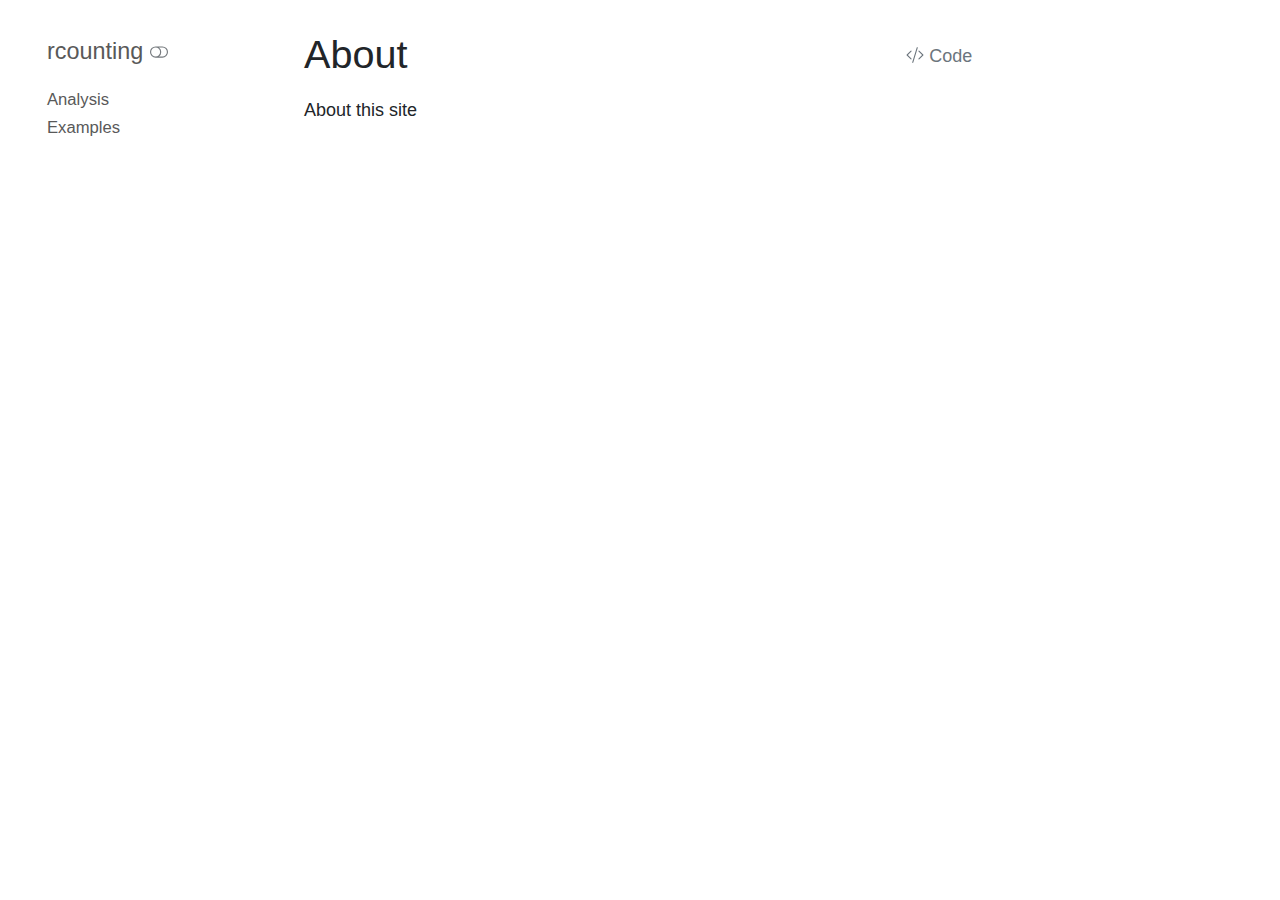
<file: index.html>
<html xmlns="http://www.w3.org/1999/xhtml">    
  <head>      
    <title>Redirect to about.html</title>      
    <meta http-equiv="refresh" content="0;URL='about.html'" />    
  </head>    
  <body> 
  </body>  
</html>
</file>
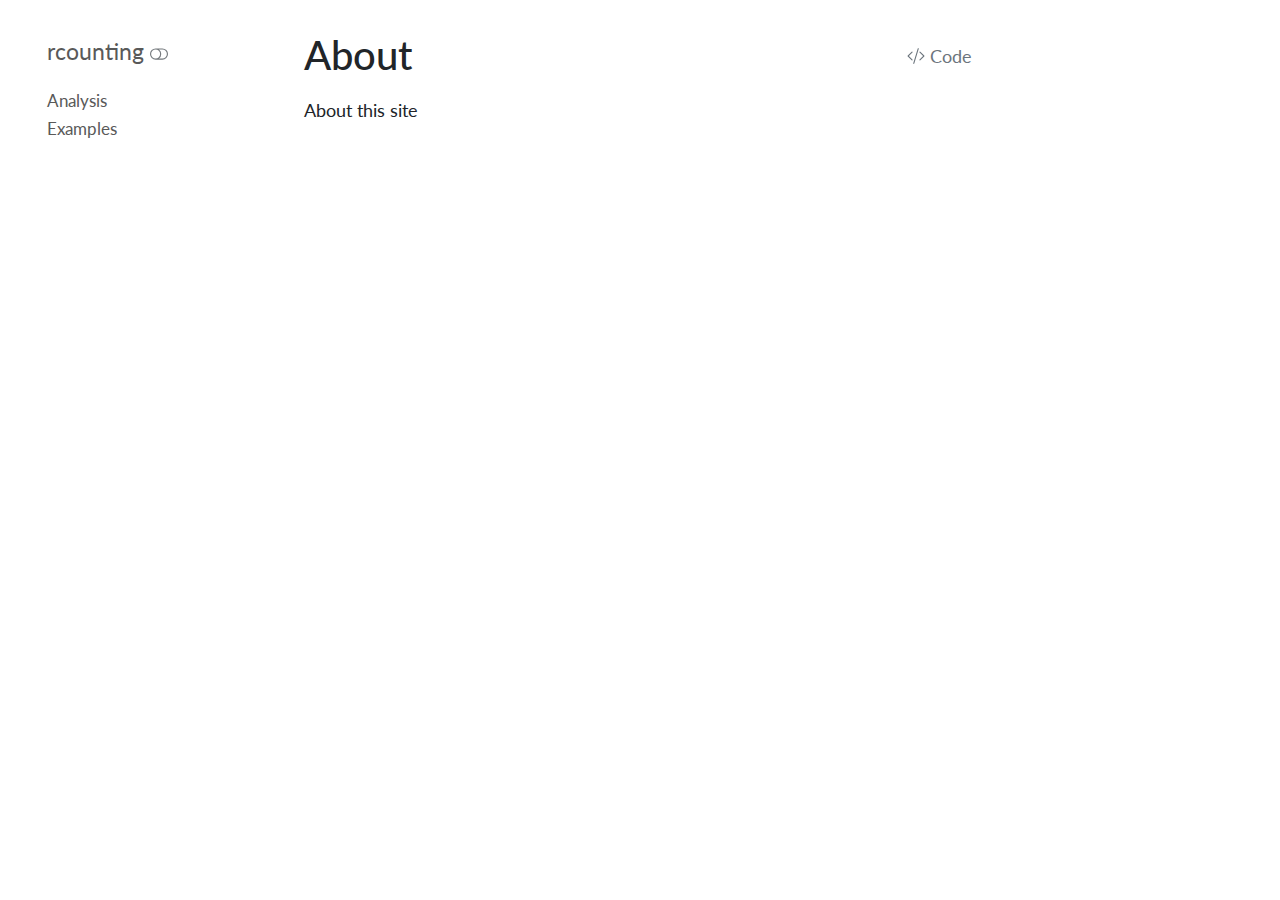
<file: about.html>
<!DOCTYPE html>
<html xmlns="http://www.w3.org/1999/xhtml" lang="en" xml:lang="en"><head>

<meta charset="utf-8">
<meta name="generator" content="quarto-1.2.313">

<meta name="viewport" content="width=device-width, initial-scale=1.0, user-scalable=yes">


<title>rcounting - About</title>
<style>
code{white-space: pre-wrap;}
span.smallcaps{font-variant: small-caps;}
div.columns{display: flex; gap: min(4vw, 1.5em);}
div.column{flex: auto; overflow-x: auto;}
div.hanging-indent{margin-left: 1.5em; text-indent: -1.5em;}
ul.task-list{list-style: none;}
ul.task-list li input[type="checkbox"] {
  width: 0.8em;
  margin: 0 0.8em 0.2em -1.6em;
  vertical-align: middle;
}
pre > code.sourceCode { white-space: pre; position: relative; }
pre > code.sourceCode > span { display: inline-block; line-height: 1.25; }
pre > code.sourceCode > span:empty { height: 1.2em; }
.sourceCode { overflow: visible; }
code.sourceCode > span { color: inherit; text-decoration: inherit; }
div.sourceCode { margin: 1em 0; }
pre.sourceCode { margin: 0; }
@media screen {
div.sourceCode { overflow: auto; }
}
@media print {
pre > code.sourceCode { white-space: pre-wrap; }
pre > code.sourceCode > span { text-indent: -5em; padding-left: 5em; }
}
pre.numberSource code
  { counter-reset: source-line 0; }
pre.numberSource code > span
  { position: relative; left: -4em; counter-increment: source-line; }
pre.numberSource code > span > a:first-child::before
  { content: counter(source-line);
    position: relative; left: -1em; text-align: right; vertical-align: baseline;
    border: none; display: inline-block;
    -webkit-touch-callout: none; -webkit-user-select: none;
    -khtml-user-select: none; -moz-user-select: none;
    -ms-user-select: none; user-select: none;
    padding: 0 4px; width: 4em;
    color: #aaaaaa;
  }
pre.numberSource { margin-left: 3em; border-left: 1px solid #aaaaaa;  padding-left: 4px; }
div.sourceCode
  {   }
@media screen {
pre > code.sourceCode > span > a:first-child::before { text-decoration: underline; }
}
code span.al { color: #ff0000; font-weight: bold; } /* Alert */
code span.an { color: #60a0b0; font-weight: bold; font-style: italic; } /* Annotation */
code span.at { color: #7d9029; } /* Attribute */
code span.bn { color: #40a070; } /* BaseN */
code span.bu { color: #008000; } /* BuiltIn */
code span.cf { color: #007020; font-weight: bold; } /* ControlFlow */
code span.ch { color: #4070a0; } /* Char */
code span.cn { color: #880000; } /* Constant */
code span.co { color: #60a0b0; font-style: italic; } /* Comment */
code span.cv { color: #60a0b0; font-weight: bold; font-style: italic; } /* CommentVar */
code span.do { color: #ba2121; font-style: italic; } /* Documentation */
code span.dt { color: #902000; } /* DataType */
code span.dv { color: #40a070; } /* DecVal */
code span.er { color: #ff0000; font-weight: bold; } /* Error */
code span.ex { } /* Extension */
code span.fl { color: #40a070; } /* Float */
code span.fu { color: #06287e; } /* Function */
code span.im { color: #008000; font-weight: bold; } /* Import */
code span.in { color: #60a0b0; font-weight: bold; font-style: italic; } /* Information */
code span.kw { color: #007020; font-weight: bold; } /* Keyword */
code span.op { color: #666666; } /* Operator */
code span.ot { color: #007020; } /* Other */
code span.pp { color: #bc7a00; } /* Preprocessor */
code span.sc { color: #4070a0; } /* SpecialChar */
code span.ss { color: #bb6688; } /* SpecialString */
code span.st { color: #4070a0; } /* String */
code span.va { color: #19177c; } /* Variable */
code span.vs { color: #4070a0; } /* VerbatimString */
code span.wa { color: #60a0b0; font-weight: bold; font-style: italic; } /* Warning */
</style>


<script src="site_libs/quarto-nav/quarto-nav.js"></script>
<script src="site_libs/quarto-nav/headroom.min.js"></script>
<script src="site_libs/clipboard/clipboard.min.js"></script>
<script src="site_libs/quarto-search/autocomplete.umd.js"></script>
<script src="site_libs/quarto-search/fuse.min.js"></script>
<script src="site_libs/quarto-search/quarto-search.js"></script>
<meta name="quarto:offset" content="./">
<script src="site_libs/quarto-html/quarto.js"></script>
<script src="site_libs/quarto-html/popper.min.js"></script>
<script src="site_libs/quarto-html/tippy.umd.min.js"></script>
<script src="site_libs/quarto-html/anchor.min.js"></script>
<link href="site_libs/quarto-html/tippy.css" rel="stylesheet">
<link href="site_libs/quarto-html/quarto-syntax-highlighting.css" rel="stylesheet" class="quarto-color-scheme" id="quarto-text-highlighting-styles">
<link href="site_libs/quarto-html/quarto-syntax-highlighting-dark.css" rel="prefetch" class="quarto-color-scheme quarto-color-alternate" id="quarto-text-highlighting-styles">
<script src="site_libs/bootstrap/bootstrap.min.js"></script>
<link href="site_libs/bootstrap/bootstrap-icons.css" rel="stylesheet">
<link href="site_libs/bootstrap/bootstrap.min.css" rel="stylesheet" class="quarto-color-scheme" id="quarto-bootstrap" data-mode="light">
<link href="site_libs/bootstrap/bootstrap-dark.min.css" rel="prefetch" class="quarto-color-scheme quarto-color-alternate" id="quarto-bootstrap" data-mode="dark">
<script id="quarto-search-options" type="application/json">{
  "location": "sidebar",
  "copy-button": false,
  "collapse-after": 3,
  "panel-placement": "start",
  "type": "textbox",
  "limit": 20,
  "language": {
    "search-no-results-text": "No results",
    "search-matching-documents-text": "matching documents",
    "search-copy-link-title": "Copy link to search",
    "search-hide-matches-text": "Hide additional matches",
    "search-more-match-text": "more match in this document",
    "search-more-matches-text": "more matches in this document",
    "search-clear-button-title": "Clear",
    "search-detached-cancel-button-title": "Cancel",
    "search-submit-button-title": "Submit"
  }
}</script>


<link rel="stylesheet" href="styles.css">
</head>

<body class="nav-sidebar floating">

<div id="quarto-search-results"></div>
  <header id="quarto-header" class="headroom fixed-top">
  <nav class="quarto-secondary-nav" data-bs-toggle="collapse" data-bs-target="#quarto-sidebar" aria-controls="quarto-sidebar" aria-expanded="false" aria-label="Toggle sidebar navigation" onclick="if (window.quartoToggleHeadroom) { window.quartoToggleHeadroom(); }">
    <div class="container-fluid d-flex justify-content-between">
      <h1 class="quarto-secondary-nav-title">About</h1>
      <button type="button" class="quarto-btn-toggle btn" aria-label="Show secondary navigation">
        <i class="bi bi-chevron-right"></i>
      </button>
    </div>
  </nav>
</header>
<!-- content -->
<div id="quarto-content" class="quarto-container page-columns page-rows-contents page-layout-article">
<!-- sidebar -->
  <nav id="quarto-sidebar" class="sidebar collapse sidebar-navigation floating overflow-auto">
    <div class="pt-lg-2 mt-2 text-left sidebar-header">
    <div class="sidebar-title mb-0 py-0">
      <a href="./">rcounting</a> 
        <div class="sidebar-tools-main">
  <a href="" class="quarto-color-scheme-toggle sidebar-tool" onclick="window.quartoToggleColorScheme(); return false;" title="Toggle dark mode"><i class="bi"></i></a>
</div>
    </div>
      </div>
    <div class="sidebar-menu-container"> 
    <ul class="list-unstyled mt-1">
        <li class="sidebar-item">
  <div class="sidebar-item-container"> 
  <a href="./analysis.html" class="sidebar-item-text sidebar-link">Analysis</a>
  </div>
</li>
        <li class="sidebar-item">
  <div class="sidebar-item-container"> 
  <a href="./examples.html" class="sidebar-item-text sidebar-link">Examples</a>
  </div>
</li>
    </ul>
    </div>
</nav>
<!-- margin-sidebar -->
    <div id="quarto-margin-sidebar" class="sidebar margin-sidebar">
        
    </div>
<!-- main -->
<main class="content" id="quarto-document-content">

<header id="title-block-header" class="quarto-title-block default">
<div class="quarto-title">
<div class="quarto-title-block"><div><h1 class="title d-none d-lg-block">About</h1><button type="button" class="btn code-tools-button" id="quarto-code-tools-source"><i class="bi"></i> Code</button></div></div>
</div>



<div class="quarto-title-meta">

    
  
    
  </div>
  

</header>

<p>About this site</p>


<!-- -->


</main> <!-- /main -->
<script id="quarto-html-after-body" type="application/javascript">
window.document.addEventListener("DOMContentLoaded", function (event) {
  const toggleBodyColorMode = (bsSheetEl) => {
    const mode = bsSheetEl.getAttribute("data-mode");
    const bodyEl = window.document.querySelector("body");
    if (mode === "dark") {
      bodyEl.classList.add("quarto-dark");
      bodyEl.classList.remove("quarto-light");
    } else {
      bodyEl.classList.add("quarto-light");
      bodyEl.classList.remove("quarto-dark");
    }
  }
  const toggleBodyColorPrimary = () => {
    const bsSheetEl = window.document.querySelector("link#quarto-bootstrap");
    if (bsSheetEl) {
      toggleBodyColorMode(bsSheetEl);
    }
  }
  toggleBodyColorPrimary();  
  const disableStylesheet = (stylesheets) => {
    for (let i=0; i < stylesheets.length; i++) {
      const stylesheet = stylesheets[i];
      stylesheet.rel = 'prefetch';
    }
  }
  const enableStylesheet = (stylesheets) => {
    for (let i=0; i < stylesheets.length; i++) {
      const stylesheet = stylesheets[i];
      stylesheet.rel = 'stylesheet';
    }
  }
  const manageTransitions = (selector, allowTransitions) => {
    const els = window.document.querySelectorAll(selector);
    for (let i=0; i < els.length; i++) {
      const el = els[i];
      if (allowTransitions) {
        el.classList.remove('notransition');
      } else {
        el.classList.add('notransition');
      }
    }
  }
  const toggleColorMode = (alternate) => {
    // Switch the stylesheets
    const alternateStylesheets = window.document.querySelectorAll('link.quarto-color-scheme.quarto-color-alternate');
    manageTransitions('#quarto-margin-sidebar .nav-link', false);
    if (alternate) {
      enableStylesheet(alternateStylesheets);
      for (const sheetNode of alternateStylesheets) {
        if (sheetNode.id === "quarto-bootstrap") {
          toggleBodyColorMode(sheetNode);
        }
      }
    } else {
      disableStylesheet(alternateStylesheets);
      toggleBodyColorPrimary();
    }
    manageTransitions('#quarto-margin-sidebar .nav-link', true);
    // Switch the toggles
    const toggles = window.document.querySelectorAll('.quarto-color-scheme-toggle');
    for (let i=0; i < toggles.length; i++) {
      const toggle = toggles[i];
      if (toggle) {
        if (alternate) {
          toggle.classList.add("alternate");     
        } else {
          toggle.classList.remove("alternate");
        }
      }
    }
    // Hack to workaround the fact that safari doesn't
    // properly recolor the scrollbar when toggling (#1455)
    if (navigator.userAgent.indexOf('Safari') > 0 && navigator.userAgent.indexOf('Chrome') == -1) {
      manageTransitions("body", false);
      window.scrollTo(0, 1);
      setTimeout(() => {
        window.scrollTo(0, 0);
        manageTransitions("body", true);
      }, 40);  
    }
  }
  const isFileUrl = () => { 
    return window.location.protocol === 'file:';
  }
  const hasAlternateSentinel = () => {  
    let styleSentinel = getColorSchemeSentinel();
    if (styleSentinel !== null) {
      return styleSentinel === "alternate";
    } else {
      return false;
    }
  }
  const setStyleSentinel = (alternate) => {
    const value = alternate ? "alternate" : "default";
    if (!isFileUrl()) {
      window.localStorage.setItem("quarto-color-scheme", value);
    } else {
      localAlternateSentinel = value;
    }
  }
  const getColorSchemeSentinel = () => {
    if (!isFileUrl()) {
      const storageValue = window.localStorage.getItem("quarto-color-scheme");
      return storageValue != null ? storageValue : localAlternateSentinel;
    } else {
      return localAlternateSentinel;
    }
  }
  let localAlternateSentinel = 'default';
  // Dark / light mode switch
  window.quartoToggleColorScheme = () => {
    // Read the current dark / light value 
    let toAlternate = !hasAlternateSentinel();
    toggleColorMode(toAlternate);
    setStyleSentinel(toAlternate);
  };
  // Ensure there is a toggle, if there isn't float one in the top right
  if (window.document.querySelector('.quarto-color-scheme-toggle') === null) {
    const a = window.document.createElement('a');
    a.classList.add('top-right');
    a.classList.add('quarto-color-scheme-toggle');
    a.href = "";
    a.onclick = function() { try { window.quartoToggleColorScheme(); } catch {} return false; };
    const i = window.document.createElement("i");
    i.classList.add('bi');
    a.appendChild(i);
    window.document.body.appendChild(a);
  }
  // Switch to dark mode if need be
  if (hasAlternateSentinel()) {
    toggleColorMode(true);
  } else {
    toggleColorMode(false);
  }
  const icon = "";
  const anchorJS = new window.AnchorJS();
  anchorJS.options = {
    placement: 'right',
    icon: icon
  };
  anchorJS.add('.anchored');
  const clipboard = new window.ClipboardJS('.code-copy-button', {
    target: function(trigger) {
      return trigger.previousElementSibling;
    }
  });
  clipboard.on('success', function(e) {
    // button target
    const button = e.trigger;
    // don't keep focus
    button.blur();
    // flash "checked"
    button.classList.add('code-copy-button-checked');
    var currentTitle = button.getAttribute("title");
    button.setAttribute("title", "Copied!");
    let tooltip;
    if (window.bootstrap) {
      button.setAttribute("data-bs-toggle", "tooltip");
      button.setAttribute("data-bs-placement", "left");
      button.setAttribute("data-bs-title", "Copied!");
      tooltip = new bootstrap.Tooltip(button, 
        { trigger: "manual", 
          customClass: "code-copy-button-tooltip",
          offset: [0, -8]});
      tooltip.show();    
    }
    setTimeout(function() {
      if (tooltip) {
        tooltip.hide();
        button.removeAttribute("data-bs-title");
        button.removeAttribute("data-bs-toggle");
        button.removeAttribute("data-bs-placement");
      }
      button.setAttribute("title", currentTitle);
      button.classList.remove('code-copy-button-checked');
    }, 1000);
    // clear code selection
    e.clearSelection();
  });
  const viewSource = window.document.getElementById('quarto-view-source') ||
                     window.document.getElementById('quarto-code-tools-source');
  if (viewSource) {
    const sourceUrl = viewSource.getAttribute("data-quarto-source-url");
    viewSource.addEventListener("click", function(e) {
      if (sourceUrl) {
        // rstudio viewer pane
        if (/\bcapabilities=\b/.test(window.location)) {
          window.open(sourceUrl);
        } else {
          window.location.href = sourceUrl;
        }
      } else {
        const modal = new bootstrap.Modal(document.getElementById('quarto-embedded-source-code-modal'));
        modal.show();
      }
      return false;
    });
  }
  function toggleCodeHandler(show) {
    return function(e) {
      const detailsSrc = window.document.querySelectorAll(".cell > details > .sourceCode");
      for (let i=0; i<detailsSrc.length; i++) {
        const details = detailsSrc[i].parentElement;
        if (show) {
          details.open = true;
        } else {
          details.removeAttribute("open");
        }
      }
      const cellCodeDivs = window.document.querySelectorAll(".cell > .sourceCode");
      const fromCls = show ? "hidden" : "unhidden";
      const toCls = show ? "unhidden" : "hidden";
      for (let i=0; i<cellCodeDivs.length; i++) {
        const codeDiv = cellCodeDivs[i];
        if (codeDiv.classList.contains(fromCls)) {
          codeDiv.classList.remove(fromCls);
          codeDiv.classList.add(toCls);
        } 
      }
      return false;
    }
  }
  const hideAllCode = window.document.getElementById("quarto-hide-all-code");
  if (hideAllCode) {
    hideAllCode.addEventListener("click", toggleCodeHandler(false));
  }
  const showAllCode = window.document.getElementById("quarto-show-all-code");
  if (showAllCode) {
    showAllCode.addEventListener("click", toggleCodeHandler(true));
  }
  function tippyHover(el, contentFn) {
    const config = {
      allowHTML: true,
      content: contentFn,
      maxWidth: 500,
      delay: 100,
      arrow: false,
      appendTo: function(el) {
          return el.parentElement;
      },
      interactive: true,
      interactiveBorder: 10,
      theme: 'quarto',
      placement: 'bottom-start'
    };
    window.tippy(el, config); 
  }
  const noterefs = window.document.querySelectorAll('a[role="doc-noteref"]');
  for (var i=0; i<noterefs.length; i++) {
    const ref = noterefs[i];
    tippyHover(ref, function() {
      // use id or data attribute instead here
      let href = ref.getAttribute('data-footnote-href') || ref.getAttribute('href');
      try { href = new URL(href).hash; } catch {}
      const id = href.replace(/^#\/?/, "");
      const note = window.document.getElementById(id);
      return note.innerHTML;
    });
  }
  const findCites = (el) => {
    const parentEl = el.parentElement;
    if (parentEl) {
      const cites = parentEl.dataset.cites;
      if (cites) {
        return {
          el,
          cites: cites.split(' ')
        };
      } else {
        return findCites(el.parentElement)
      }
    } else {
      return undefined;
    }
  };
  var bibliorefs = window.document.querySelectorAll('a[role="doc-biblioref"]');
  for (var i=0; i<bibliorefs.length; i++) {
    const ref = bibliorefs[i];
    const citeInfo = findCites(ref);
    if (citeInfo) {
      tippyHover(citeInfo.el, function() {
        var popup = window.document.createElement('div');
        citeInfo.cites.forEach(function(cite) {
          var citeDiv = window.document.createElement('div');
          citeDiv.classList.add('hanging-indent');
          citeDiv.classList.add('csl-entry');
          var biblioDiv = window.document.getElementById('ref-' + cite);
          if (biblioDiv) {
            citeDiv.innerHTML = biblioDiv.innerHTML;
          }
          popup.appendChild(citeDiv);
        });
        return popup.innerHTML;
      });
    }
  }
});
</script><div class="modal fade" id="quarto-embedded-source-code-modal" tabindex="-1" aria-labelledby="quarto-embedded-source-code-modal-label" aria-hidden="true"><div class="modal-dialog modal-dialog-scrollable"><div class="modal-content"><div class="modal-header"><h5 class="modal-title" id="quarto-embedded-source-code-modal-label">Source Code</h5><button class="btn-close" data-bs-dismiss="modal"></button></div><div class="modal-body"><div class="">
<div class="sourceCode" id="cb1" data-shortcodes="false"><pre class="sourceCode markdown code-with-copy"><code class="sourceCode markdown"><span id="cb1-1"><a href="#cb1-1" aria-hidden="true" tabindex="-1"></a><span class="co">---</span></span>
<span id="cb1-2"><a href="#cb1-2" aria-hidden="true" tabindex="-1"></a><span class="an">title:</span><span class="co"> "About"</span></span>
<span id="cb1-3"><a href="#cb1-3" aria-hidden="true" tabindex="-1"></a><span class="co">---</span></span>
<span id="cb1-4"><a href="#cb1-4" aria-hidden="true" tabindex="-1"></a></span>
<span id="cb1-5"><a href="#cb1-5" aria-hidden="true" tabindex="-1"></a>About this site</span></code><button title="Copy to Clipboard" class="code-copy-button"><i class="bi"></i></button></pre></div>
</div></div></div></div></div>
</div> <!-- /content -->



</body></html>
</file>
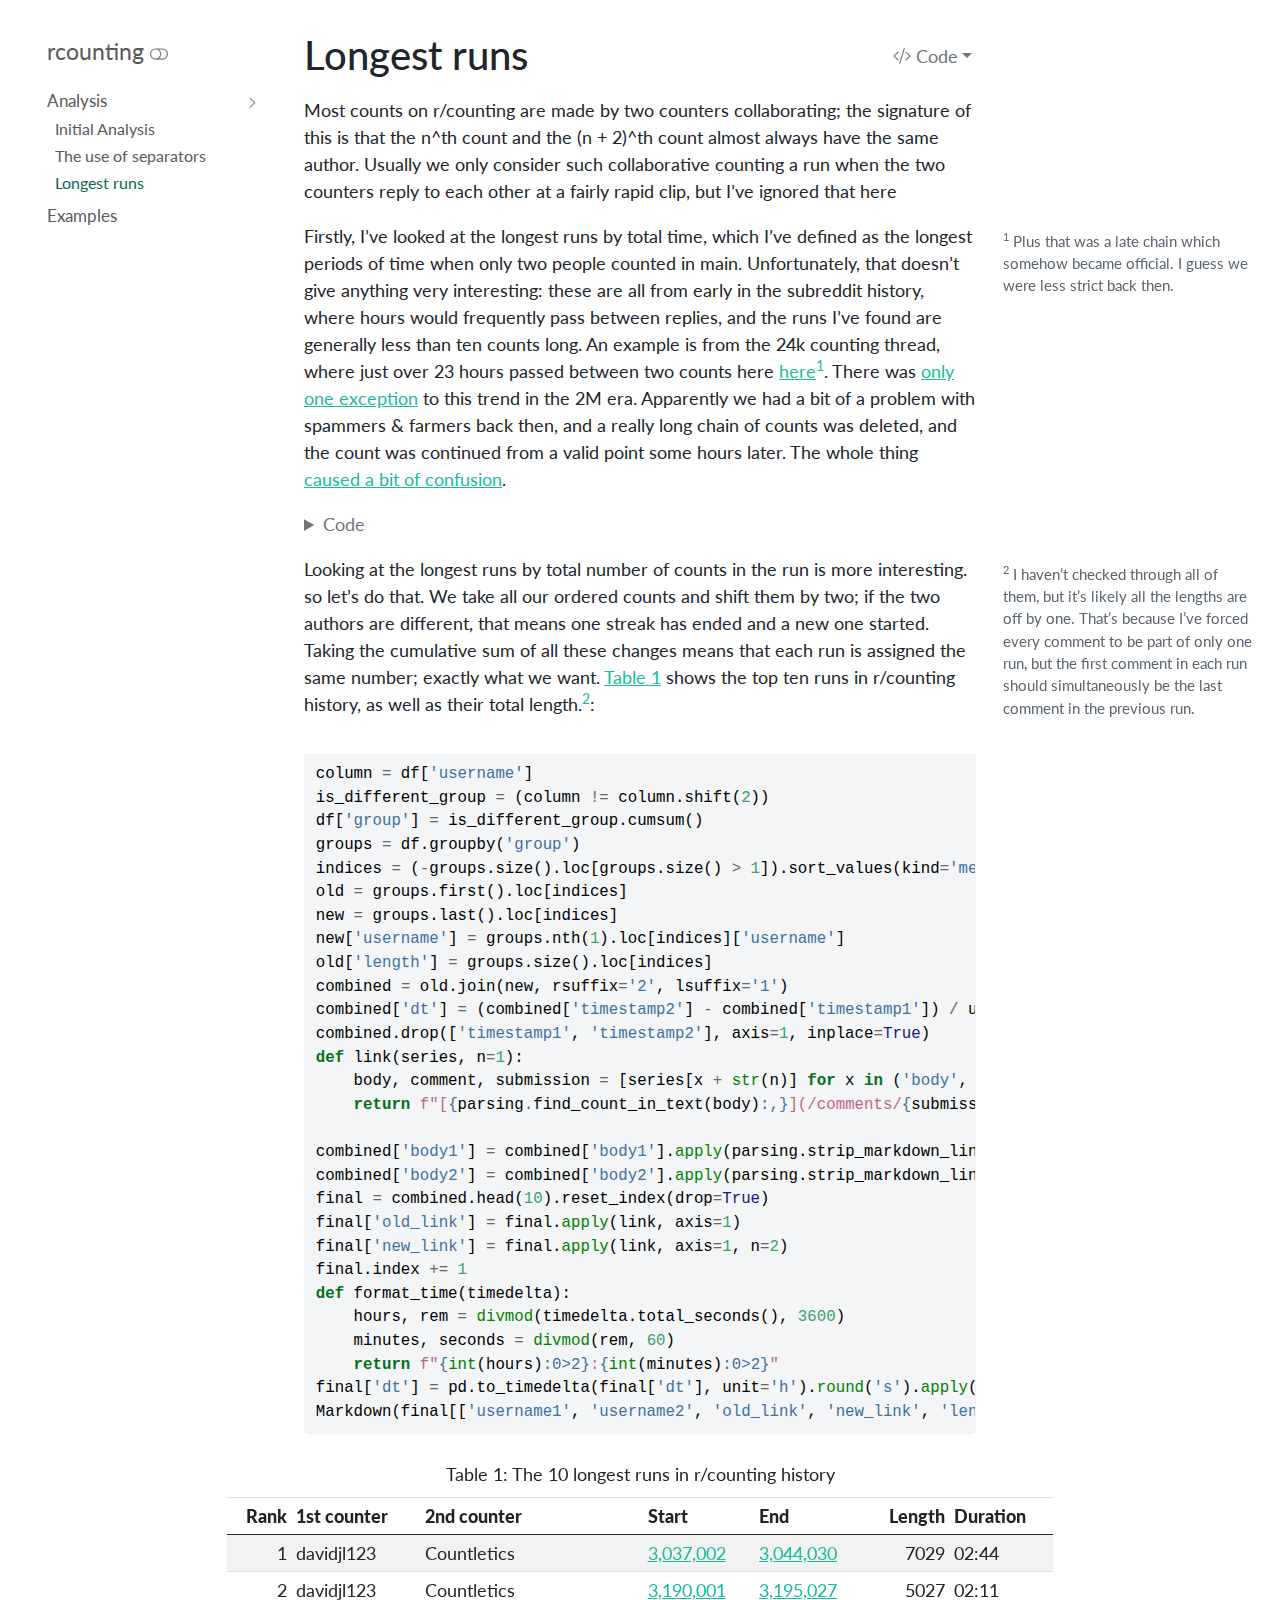
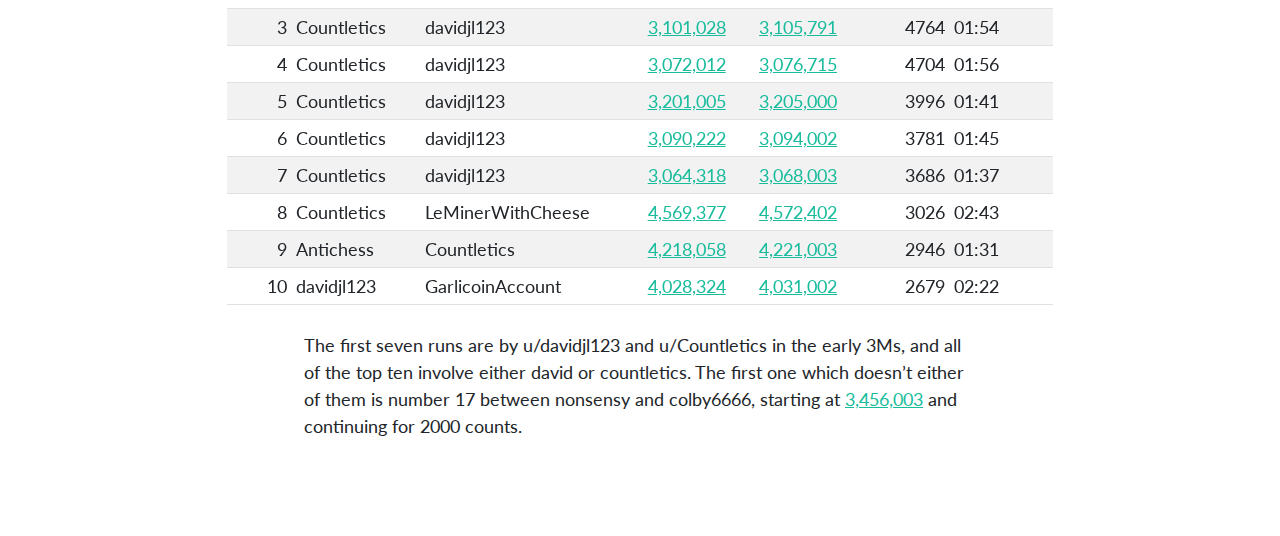
<file: runs.html>
<!DOCTYPE html>
<html xmlns="http://www.w3.org/1999/xhtml" lang="en" xml:lang="en"><head>

<meta charset="utf-8">
<meta name="generator" content="quarto-1.2.313">

<meta name="viewport" content="width=device-width, initial-scale=1.0, user-scalable=yes">


<title>rcounting - Longest runs</title>
<style>
code{white-space: pre-wrap;}
span.smallcaps{font-variant: small-caps;}
div.columns{display: flex; gap: min(4vw, 1.5em);}
div.column{flex: auto; overflow-x: auto;}
div.hanging-indent{margin-left: 1.5em; text-indent: -1.5em;}
ul.task-list{list-style: none;}
ul.task-list li input[type="checkbox"] {
  width: 0.8em;
  margin: 0 0.8em 0.2em -1.6em;
  vertical-align: middle;
}
pre > code.sourceCode { white-space: pre; position: relative; }
pre > code.sourceCode > span { display: inline-block; line-height: 1.25; }
pre > code.sourceCode > span:empty { height: 1.2em; }
.sourceCode { overflow: visible; }
code.sourceCode > span { color: inherit; text-decoration: inherit; }
div.sourceCode { margin: 1em 0; }
pre.sourceCode { margin: 0; }
@media screen {
div.sourceCode { overflow: auto; }
}
@media print {
pre > code.sourceCode { white-space: pre-wrap; }
pre > code.sourceCode > span { text-indent: -5em; padding-left: 5em; }
}
pre.numberSource code
  { counter-reset: source-line 0; }
pre.numberSource code > span
  { position: relative; left: -4em; counter-increment: source-line; }
pre.numberSource code > span > a:first-child::before
  { content: counter(source-line);
    position: relative; left: -1em; text-align: right; vertical-align: baseline;
    border: none; display: inline-block;
    -webkit-touch-callout: none; -webkit-user-select: none;
    -khtml-user-select: none; -moz-user-select: none;
    -ms-user-select: none; user-select: none;
    padding: 0 4px; width: 4em;
    color: #aaaaaa;
  }
pre.numberSource { margin-left: 3em; border-left: 1px solid #aaaaaa;  padding-left: 4px; }
div.sourceCode
  {   }
@media screen {
pre > code.sourceCode > span > a:first-child::before { text-decoration: underline; }
}
code span.al { color: #ff0000; font-weight: bold; } /* Alert */
code span.an { color: #60a0b0; font-weight: bold; font-style: italic; } /* Annotation */
code span.at { color: #7d9029; } /* Attribute */
code span.bn { color: #40a070; } /* BaseN */
code span.bu { color: #008000; } /* BuiltIn */
code span.cf { color: #007020; font-weight: bold; } /* ControlFlow */
code span.ch { color: #4070a0; } /* Char */
code span.cn { color: #880000; } /* Constant */
code span.co { color: #60a0b0; font-style: italic; } /* Comment */
code span.cv { color: #60a0b0; font-weight: bold; font-style: italic; } /* CommentVar */
code span.do { color: #ba2121; font-style: italic; } /* Documentation */
code span.dt { color: #902000; } /* DataType */
code span.dv { color: #40a070; } /* DecVal */
code span.er { color: #ff0000; font-weight: bold; } /* Error */
code span.ex { } /* Extension */
code span.fl { color: #40a070; } /* Float */
code span.fu { color: #06287e; } /* Function */
code span.im { color: #008000; font-weight: bold; } /* Import */
code span.in { color: #60a0b0; font-weight: bold; font-style: italic; } /* Information */
code span.kw { color: #007020; font-weight: bold; } /* Keyword */
code span.op { color: #666666; } /* Operator */
code span.ot { color: #007020; } /* Other */
code span.pp { color: #bc7a00; } /* Preprocessor */
code span.sc { color: #4070a0; } /* SpecialChar */
code span.ss { color: #bb6688; } /* SpecialString */
code span.st { color: #4070a0; } /* String */
code span.va { color: #19177c; } /* Variable */
code span.vs { color: #4070a0; } /* VerbatimString */
code span.wa { color: #60a0b0; font-weight: bold; font-style: italic; } /* Warning */
</style>


<script src="site_libs/quarto-nav/quarto-nav.js"></script>
<script src="site_libs/quarto-nav/headroom.min.js"></script>
<script src="site_libs/clipboard/clipboard.min.js"></script>
<script src="site_libs/quarto-search/autocomplete.umd.js"></script>
<script src="site_libs/quarto-search/fuse.min.js"></script>
<script src="site_libs/quarto-search/quarto-search.js"></script>
<meta name="quarto:offset" content="./">
<script src="site_libs/quarto-html/quarto.js"></script>
<script src="site_libs/quarto-html/popper.min.js"></script>
<script src="site_libs/quarto-html/tippy.umd.min.js"></script>
<script src="site_libs/quarto-html/anchor.min.js"></script>
<link href="site_libs/quarto-html/tippy.css" rel="stylesheet">
<link href="site_libs/quarto-html/quarto-syntax-highlighting.css" rel="stylesheet" class="quarto-color-scheme" id="quarto-text-highlighting-styles">
<link href="site_libs/quarto-html/quarto-syntax-highlighting-dark.css" rel="prefetch" class="quarto-color-scheme quarto-color-alternate" id="quarto-text-highlighting-styles">
<script src="site_libs/bootstrap/bootstrap.min.js"></script>
<link href="site_libs/bootstrap/bootstrap-icons.css" rel="stylesheet">
<link href="site_libs/bootstrap/bootstrap.min.css" rel="stylesheet" class="quarto-color-scheme" id="quarto-bootstrap" data-mode="light">
<link href="site_libs/bootstrap/bootstrap-dark.min.css" rel="prefetch" class="quarto-color-scheme quarto-color-alternate" id="quarto-bootstrap" data-mode="dark">
<script id="quarto-search-options" type="application/json">{
  "location": "sidebar",
  "copy-button": false,
  "collapse-after": 3,
  "panel-placement": "start",
  "type": "textbox",
  "limit": 20,
  "language": {
    "search-no-results-text": "No results",
    "search-matching-documents-text": "matching documents",
    "search-copy-link-title": "Copy link to search",
    "search-hide-matches-text": "Hide additional matches",
    "search-more-match-text": "more match in this document",
    "search-more-matches-text": "more matches in this document",
    "search-clear-button-title": "Clear",
    "search-detached-cancel-button-title": "Cancel",
    "search-submit-button-title": "Submit"
  }
}</script>


<link rel="stylesheet" href="styles.css">
</head>

<body class="nav-sidebar floating slimcontent">

<div id="quarto-search-results"></div>
  <header id="quarto-header" class="headroom fixed-top">
  <nav class="quarto-secondary-nav" data-bs-toggle="collapse" data-bs-target="#quarto-sidebar" aria-controls="quarto-sidebar" aria-expanded="false" aria-label="Toggle sidebar navigation" onclick="if (window.quartoToggleHeadroom) { window.quartoToggleHeadroom(); }">
    <div class="container-fluid d-flex justify-content-between">
      <h1 class="quarto-secondary-nav-title">Longest runs</h1>
      <button type="button" class="quarto-btn-toggle btn" aria-label="Show secondary navigation">
        <i class="bi bi-chevron-right"></i>
      </button>
    </div>
  </nav>
</header>
<!-- content -->
<div id="quarto-content" class="quarto-container page-columns page-rows-contents page-layout-article">
<!-- sidebar -->
  <nav id="quarto-sidebar" class="sidebar collapse sidebar-navigation floating overflow-auto">
    <div class="pt-lg-2 mt-2 text-left sidebar-header">
    <div class="sidebar-title mb-0 py-0">
      <a href="./">rcounting</a> 
        <div class="sidebar-tools-main">
  <a href="" class="quarto-color-scheme-toggle sidebar-tool" onclick="window.quartoToggleColorScheme(); return false;" title="Toggle dark mode"><i class="bi"></i></a>
</div>
    </div>
      </div>
    <div class="sidebar-menu-container"> 
    <ul class="list-unstyled mt-1">
        <li class="sidebar-item sidebar-item-section">
      <div class="sidebar-item-container"> 
            <a class="sidebar-item-text sidebar-link text-start" data-bs-toggle="collapse" data-bs-target="#quarto-sidebar-section-1" aria-expanded="true">Analysis</a>
          <a class="sidebar-item-toggle text-start" data-bs-toggle="collapse" data-bs-target="#quarto-sidebar-section-1" aria-expanded="true">
            <i class="bi bi-chevron-right ms-2"></i>
          </a> 
      </div>
      <ul id="quarto-sidebar-section-1" class="collapse list-unstyled sidebar-section depth1 show">  
          <li class="sidebar-item">
  <div class="sidebar-item-container"> 
  <a href="./analysis.html" class="sidebar-item-text sidebar-link">Initial Analysis</a>
  </div>
</li>
          <li class="sidebar-item">
  <div class="sidebar-item-container"> 
  <a href="./separators.html" class="sidebar-item-text sidebar-link">The use of separators</a>
  </div>
</li>
          <li class="sidebar-item">
  <div class="sidebar-item-container"> 
  <a href="./runs.html" class="sidebar-item-text sidebar-link active">Longest runs</a>
  </div>
</li>
      </ul>
  </li>
        <li class="sidebar-item">
  <div class="sidebar-item-container"> 
  <a href="./examples.html" class="sidebar-item-text sidebar-link">Examples</a>
  </div>
</li>
    </ul>
    </div>
</nav>
<!-- margin-sidebar -->
    <div id="quarto-margin-sidebar" class="sidebar margin-sidebar">
        
    </div>
<!-- main -->
<main class="content page-columns page-full" id="quarto-document-content">

<header id="title-block-header" class="quarto-title-block default">
<div class="quarto-title">
<div class="quarto-title-block"><div><h1 class="title d-none d-lg-block">Longest runs</h1><button type="button" class="btn code-tools-button dropdown-toggle" id="quarto-code-tools-menu" data-bs-toggle="dropdown" aria-expanded="false"><i class="bi"></i> Code</button><ul class="dropdown-menu dropdown-menu-end" aria-labelelledby="quarto-code-tools-menu"><li><a id="quarto-show-all-code" class="dropdown-item" href="javascript:void(0)" role="button">Show All Code</a></li><li><a id="quarto-hide-all-code" class="dropdown-item" href="javascript:void(0)" role="button">Hide All Code</a></li><li><hr class="dropdown-divider"></li><li><a id="quarto-view-source" class="dropdown-item" href="javascript:void(0)" role="button">View Source</a></li></ul></div></div>
</div>



<div class="quarto-title-meta">

    
  
    
  </div>
  

</header>

<p>Most counts on r/counting are made by two counters collaborating; the signature of this is that the n^th count and the (n + 2)^th count almost always have the same author. Usually we only consider such collaborative counting a run when the two counters reply to each other at a fairly rapid clip, but I’ve ignored that here</p>
<div class="page-columns page-full"><p>Firstly, I’ve looked at the longest runs by total time, which I’ve defined as the longest periods of time when only two people counted in main. Unfortunately, that doesn’t give anything very interesting: these are all from early in the subreddit history, where hours would frequently pass between replies, and the runs I’ve found are generally less than ten counts long. An example is from the 24k counting thread, where just over 23 hours passed between two counts here <a href="./comments/z63ql/_/c64fdp8/?context=3">here</a><a href="#fn1" class="footnote-ref" id="fnref1" role="doc-noteref"><sup>1</sup></a>. There was <a href="./comments/8gj7vx_/dyherjj">only one exception</a> to this trend in the 2M era. Apparently we had a bit of a problem with spammers &amp; farmers back then, and a really long chain of counts was deleted, and the count was continued from a valid point some hours later. The whole thing <a href="./comments/dyhzmay/?context=3">caused a bit of confusion</a>.</p><div class="no-row-height column-margin column-container"><li id="fn1"><p><sup>1</sup>&nbsp;Plus that was a late chain which somehow became official. I guess we were less strict back then. </p></li></div></div>
<div class="cell" data-execution_count="1">
<details>
<summary>Code</summary>
<div class="sourceCode cell-code" id="cb1"><pre class="sourceCode python code-with-copy"><code class="sourceCode python"><span id="cb1-1"><a href="#cb1-1" aria-hidden="true" tabindex="-1"></a><span class="im">from</span> pathlib <span class="im">import</span> Path</span>
<span id="cb1-2"><a href="#cb1-2" aria-hidden="true" tabindex="-1"></a><span class="im">import</span> pandas <span class="im">as</span> pd</span>
<span id="cb1-3"><a href="#cb1-3" aria-hidden="true" tabindex="-1"></a><span class="im">import</span> numpy <span class="im">as</span> np</span>
<span id="cb1-4"><a href="#cb1-4" aria-hidden="true" tabindex="-1"></a><span class="im">import</span> re</span>
<span id="cb1-5"><a href="#cb1-5" aria-hidden="true" tabindex="-1"></a><span class="im">import</span> sqlite3</span>
<span id="cb1-6"><a href="#cb1-6" aria-hidden="true" tabindex="-1"></a><span class="im">import</span> matplotlib.pyplot <span class="im">as</span> plt</span>
<span id="cb1-7"><a href="#cb1-7" aria-hidden="true" tabindex="-1"></a></span>
<span id="cb1-8"><a href="#cb1-8" aria-hidden="true" tabindex="-1"></a><span class="im">from</span> rcounting <span class="im">import</span> side_threads, counters, analysis, thread_navigation <span class="im">as</span> tn, parsing, units</span>
<span id="cb1-9"><a href="#cb1-9" aria-hidden="true" tabindex="-1"></a><span class="im">from</span> rcounting.reddit_interface <span class="im">import</span> reddit</span>
<span id="cb1-10"><a href="#cb1-10" aria-hidden="true" tabindex="-1"></a><span class="im">import</span> seaborn <span class="im">as</span> sns</span>
<span id="cb1-11"><a href="#cb1-11" aria-hidden="true" tabindex="-1"></a>sns.set_theme()</span>
<span id="cb1-12"><a href="#cb1-12" aria-hidden="true" tabindex="-1"></a><span class="im">from</span> IPython.display <span class="im">import</span> Markdown</span>
<span id="cb1-13"><a href="#cb1-13" aria-hidden="true" tabindex="-1"></a>data_directory <span class="op">=</span> Path(<span class="st">'../../data'</span>)</span>
<span id="cb1-14"><a href="#cb1-14" aria-hidden="true" tabindex="-1"></a>db <span class="op">=</span> sqlite3.<span class="ex">connect</span>(data_directory <span class="op">/</span> <span class="st">"counting.sqlite"</span>)</span>
<span id="cb1-15"><a href="#cb1-15" aria-hidden="true" tabindex="-1"></a>df <span class="op">=</span> pd.read_sql(<span class="st">"select counters.canonical_username as username, timestamp, comment_id, submission_id, body from comments join counters on comments.username=counters.username where comments.position &gt; 0 order by timestamp"</span>, db)</span></code><button title="Copy to Clipboard" class="code-copy-button"><i class="bi"></i></button></pre></div>
</details>
</div>
<div class="page-columns page-full"><p>Looking at the longest runs by total number of counts in the run is more interesting. so let’s do that. We take all our ordered counts and shift them by two; if the two authors are different, that means one streak has ended and a new one started. Taking the cumulative sum of all these changes means that each run is assigned the same number; exactly what we want. <a href="#tbl-runs">Table&nbsp;1</a> shows the top ten runs in r/counting history, as well as their total length.<a href="#fn2" class="footnote-ref" id="fnref2" role="doc-noteref"><sup>2</sup></a>:</p><div class="no-row-height column-margin column-container"><li id="fn2"><p><sup>2</sup>&nbsp;I haven’t checked through all of them, but it’s likely all the lengths are off by one. That’s because I’ve forced every comment to be part of only one run, but the first comment in each run should simultaneously be the last comment in the previous run.</p></li></div></div>
<div class="cell page-columns page-full" data-execution_count="2">
<div class="sourceCode cell-code" id="cb2"><pre class="sourceCode python code-with-copy"><code class="sourceCode python"><span id="cb2-1"><a href="#cb2-1" aria-hidden="true" tabindex="-1"></a>column <span class="op">=</span> df[<span class="st">'username'</span>]</span>
<span id="cb2-2"><a href="#cb2-2" aria-hidden="true" tabindex="-1"></a>is_different_group <span class="op">=</span> (column <span class="op">!=</span> column.shift(<span class="dv">2</span>))</span>
<span id="cb2-3"><a href="#cb2-3" aria-hidden="true" tabindex="-1"></a>df[<span class="st">'group'</span>] <span class="op">=</span> is_different_group.cumsum()</span>
<span id="cb2-4"><a href="#cb2-4" aria-hidden="true" tabindex="-1"></a>groups <span class="op">=</span> df.groupby(<span class="st">'group'</span>)</span>
<span id="cb2-5"><a href="#cb2-5" aria-hidden="true" tabindex="-1"></a>indices <span class="op">=</span> (<span class="op">-</span>groups.size().loc[groups.size() <span class="op">&gt;</span> <span class="dv">1</span>]).sort_values(kind<span class="op">=</span><span class="st">'mergesort'</span>).index</span>
<span id="cb2-6"><a href="#cb2-6" aria-hidden="true" tabindex="-1"></a>old <span class="op">=</span> groups.first().loc[indices]</span>
<span id="cb2-7"><a href="#cb2-7" aria-hidden="true" tabindex="-1"></a>new <span class="op">=</span> groups.last().loc[indices]</span>
<span id="cb2-8"><a href="#cb2-8" aria-hidden="true" tabindex="-1"></a>new[<span class="st">'username'</span>] <span class="op">=</span> groups.nth(<span class="dv">1</span>).loc[indices][<span class="st">'username'</span>]</span>
<span id="cb2-9"><a href="#cb2-9" aria-hidden="true" tabindex="-1"></a>old[<span class="st">'length'</span>] <span class="op">=</span> groups.size().loc[indices]</span>
<span id="cb2-10"><a href="#cb2-10" aria-hidden="true" tabindex="-1"></a>combined <span class="op">=</span> old.join(new, rsuffix<span class="op">=</span><span class="st">'2'</span>, lsuffix<span class="op">=</span><span class="st">'1'</span>)</span>
<span id="cb2-11"><a href="#cb2-11" aria-hidden="true" tabindex="-1"></a>combined[<span class="st">'dt'</span>] <span class="op">=</span> (combined[<span class="st">'timestamp2'</span>] <span class="op">-</span> combined[<span class="st">'timestamp1'</span>]) <span class="op">/</span> units.HOUR</span>
<span id="cb2-12"><a href="#cb2-12" aria-hidden="true" tabindex="-1"></a>combined.drop([<span class="st">'timestamp1'</span>, <span class="st">'timestamp2'</span>], axis<span class="op">=</span><span class="dv">1</span>, inplace<span class="op">=</span><span class="va">True</span>)</span>
<span id="cb2-13"><a href="#cb2-13" aria-hidden="true" tabindex="-1"></a><span class="kw">def</span> link(series, n<span class="op">=</span><span class="dv">1</span>):</span>
<span id="cb2-14"><a href="#cb2-14" aria-hidden="true" tabindex="-1"></a>    body, comment, submission <span class="op">=</span> [series[x <span class="op">+</span> <span class="bu">str</span>(n)] <span class="cf">for</span> x <span class="kw">in</span> (<span class="st">'body'</span>, <span class="st">'comment_id'</span>, <span class="st">'submission_id'</span>)]</span>
<span id="cb2-15"><a href="#cb2-15" aria-hidden="true" tabindex="-1"></a>    <span class="cf">return</span> <span class="ss">f"[</span><span class="sc">{</span>parsing<span class="sc">.</span>find_count_in_text(body)<span class="sc">:,}</span><span class="ss">](/comments/</span><span class="sc">{</span>submission<span class="sc">}</span><span class="ss">/_/</span><span class="sc">{</span>comment<span class="sc">}</span><span class="ss">)"</span></span>
<span id="cb2-16"><a href="#cb2-16" aria-hidden="true" tabindex="-1"></a></span>
<span id="cb2-17"><a href="#cb2-17" aria-hidden="true" tabindex="-1"></a>combined[<span class="st">'body1'</span>] <span class="op">=</span> combined[<span class="st">'body1'</span>].<span class="bu">apply</span>(parsing.strip_markdown_links)</span>
<span id="cb2-18"><a href="#cb2-18" aria-hidden="true" tabindex="-1"></a>combined[<span class="st">'body2'</span>] <span class="op">=</span> combined[<span class="st">'body2'</span>].<span class="bu">apply</span>(parsing.strip_markdown_links)</span>
<span id="cb2-19"><a href="#cb2-19" aria-hidden="true" tabindex="-1"></a>final <span class="op">=</span> combined.head(<span class="dv">10</span>).reset_index(drop<span class="op">=</span><span class="va">True</span>)</span>
<span id="cb2-20"><a href="#cb2-20" aria-hidden="true" tabindex="-1"></a>final[<span class="st">'old_link'</span>] <span class="op">=</span> final.<span class="bu">apply</span>(link, axis<span class="op">=</span><span class="dv">1</span>)</span>
<span id="cb2-21"><a href="#cb2-21" aria-hidden="true" tabindex="-1"></a>final[<span class="st">'new_link'</span>] <span class="op">=</span> final.<span class="bu">apply</span>(link, axis<span class="op">=</span><span class="dv">1</span>, n<span class="op">=</span><span class="dv">2</span>)</span>
<span id="cb2-22"><a href="#cb2-22" aria-hidden="true" tabindex="-1"></a>final.index <span class="op">+=</span> <span class="dv">1</span></span>
<span id="cb2-23"><a href="#cb2-23" aria-hidden="true" tabindex="-1"></a><span class="kw">def</span> format_time(timedelta):</span>
<span id="cb2-24"><a href="#cb2-24" aria-hidden="true" tabindex="-1"></a>    hours, rem <span class="op">=</span> <span class="bu">divmod</span>(timedelta.total_seconds(), <span class="dv">3600</span>)</span>
<span id="cb2-25"><a href="#cb2-25" aria-hidden="true" tabindex="-1"></a>    minutes, seconds <span class="op">=</span> <span class="bu">divmod</span>(rem, <span class="dv">60</span>)</span>
<span id="cb2-26"><a href="#cb2-26" aria-hidden="true" tabindex="-1"></a>    <span class="cf">return</span> <span class="ss">f"</span><span class="sc">{</span><span class="bu">int</span>(hours)<span class="sc">:0&gt;2}</span><span class="ss">:</span><span class="sc">{</span><span class="bu">int</span>(minutes)<span class="sc">:0&gt;2}</span><span class="ss">"</span></span>
<span id="cb2-27"><a href="#cb2-27" aria-hidden="true" tabindex="-1"></a>final[<span class="st">'dt'</span>] <span class="op">=</span> pd.to_timedelta(final[<span class="st">'dt'</span>], unit<span class="op">=</span><span class="st">'h'</span>).<span class="bu">round</span>(<span class="st">'s'</span>).<span class="bu">apply</span>(format_time)</span>
<span id="cb2-28"><a href="#cb2-28" aria-hidden="true" tabindex="-1"></a>Markdown(final[[<span class="st">'username1'</span>, <span class="st">'username2'</span>, <span class="st">'old_link'</span>, <span class="st">'new_link'</span>, <span class="st">'length'</span>, <span class="st">'dt'</span>]].to_markdown(headers<span class="op">=</span>[<span class="st">'**Rank**'</span>, <span class="st">'**1st counter**'</span>, <span class="st">'**2nd counter**'</span>, <span class="st">'**Start**'</span>, <span class="st">'**End**'</span>, <span class="st">'**Length**'</span>, <span class="st">'**Duration**'</span>]))</span></code><button title="Copy to Clipboard" class="code-copy-button"><i class="bi"></i></button></pre></div>
<div class="cell-output cell-output-display column-body-outset" data-execution_count="2">
<div id="tbl-runs" class="anchored">
<table class="table table-sm table-striped">
<caption>Table&nbsp;1: The 10 longest runs in r/counting history</caption>
<thead>
<tr class="header">
<th style="text-align: right;"><strong>Rank</strong></th>
<th style="text-align: left;"><strong>1st counter</strong></th>
<th style="text-align: left;"><strong>2nd counter</strong></th>
<th style="text-align: left;"><strong>Start</strong></th>
<th style="text-align: left;"><strong>End</strong></th>
<th style="text-align: right;"><strong>Length</strong></th>
<th style="text-align: left;"><strong>Duration</strong></th>
</tr>
</thead>
<tbody>
<tr class="odd">
<td style="text-align: right;">1</td>
<td style="text-align: left;">davidjl123</td>
<td style="text-align: left;">Countletics</td>
<td style="text-align: left;"><a href="./comments/dkt3pu/_/f4jjzxr">3,037,002</a></td>
<td style="text-align: left;"><a href="./comments/dkuzhq/_/f4k071l">3,044,030</a></td>
<td style="text-align: right;">7029</td>
<td style="text-align: left;">02:44</td>
</tr>
<tr class="even">
<td style="text-align: right;">2</td>
<td style="text-align: left;">davidjl123</td>
<td style="text-align: left;">Countletics</td>
<td style="text-align: left;"><a href="./comments/dzb3dv/_/f86ez5c">3,190,001</a></td>
<td style="text-align: left;"><a href="./comments/dzcq8o/_/f86qesn">3,195,027</a></td>
<td style="text-align: right;">5027</td>
<td style="text-align: left;">02:11</td>
</tr>
<tr class="odd">
<td style="text-align: right;">3</td>
<td style="text-align: left;">Countletics</td>
<td style="text-align: left;">davidjl123</td>
<td style="text-align: left;"><a href="./comments/dn7c46/_/f58er61">3,101,028</a></td>
<td style="text-align: left;"><a href="./comments/dn8gbu/_/f58q9pg">3,105,791</a></td>
<td style="text-align: right;">4764</td>
<td style="text-align: left;">01:54</td>
</tr>
<tr class="even">
<td style="text-align: right;">4</td>
<td style="text-align: left;">Countletics</td>
<td style="text-align: left;">davidjl123</td>
<td style="text-align: left;"><a href="./comments/dlpshy/_/f4t6ge6">3,072,012</a></td>
<td style="text-align: left;"><a href="./comments/dlr7my/_/f4tnzhz">3,076,715</a></td>
<td style="text-align: right;">4704</td>
<td style="text-align: left;">01:56</td>
</tr>
<tr class="odd">
<td style="text-align: right;">5</td>
<td style="text-align: left;">Countletics</td>
<td style="text-align: left;">davidjl123</td>
<td style="text-align: left;"><a href="./comments/dzvivo/_/f8aeokr">3,201,005</a></td>
<td style="text-align: left;"><a href="./comments/dzweka/_/f8alozt">3,205,000</a></td>
<td style="text-align: right;">3996</td>
<td style="text-align: left;">01:41</td>
</tr>
<tr class="even">
<td style="text-align: right;">6</td>
<td style="text-align: left;">Countletics</td>
<td style="text-align: left;">davidjl123</td>
<td style="text-align: left;"><a href="./comments/dmo0fq/_/f53cuye">3,090,222</a></td>
<td style="text-align: left;"><a href="./comments/dmpvbd/_/f53vf3j">3,094,002</a></td>
<td style="text-align: right;">3781</td>
<td style="text-align: left;">01:45</td>
</tr>
<tr class="odd">
<td style="text-align: right;">7</td>
<td style="text-align: left;">Countletics</td>
<td style="text-align: left;">davidjl123</td>
<td style="text-align: left;"><a href="./comments/dlachb/_/f4ospyw">3,064,318</a></td>
<td style="text-align: left;"><a href="./comments/dlbokj/_/f4p1eke">3,068,003</a></td>
<td style="text-align: right;">3686</td>
<td style="text-align: left;">01:37</td>
</tr>
<tr class="even">
<td style="text-align: right;">8</td>
<td style="text-align: left;">Countletics</td>
<td style="text-align: left;">LeMinerWithCheese</td>
<td style="text-align: left;"><a href="./comments/s23sey/_/hsf91d2">4,569,377</a></td>
<td style="text-align: left;"><a href="./comments/s2ojr8/_/hsfuig5">4,572,402</a></td>
<td style="text-align: right;">3026</td>
<td style="text-align: left;">02:43</td>
</tr>
<tr class="odd">
<td style="text-align: right;">9</td>
<td style="text-align: left;">Antichess</td>
<td style="text-align: left;">Countletics</td>
<td style="text-align: left;"><a href="./comments/mpo4w5/_/gubepvu">4,218,058</a></td>
<td style="text-align: left;"><a href="./comments/mpsiev/_/gubpcui">4,221,003</a></td>
<td style="text-align: right;">2946</td>
<td style="text-align: left;">01:31</td>
</tr>
<tr class="even">
<td style="text-align: right;">10</td>
<td style="text-align: left;">davidjl123</td>
<td style="text-align: left;">GarlicoinAccount</td>
<td style="text-align: left;"><a href="./comments/i3r463/_/g0dmtoe">4,028,324</a></td>
<td style="text-align: left;"><a href="./comments/i3upd9/_/g0e3jmq">4,031,002</a></td>
<td style="text-align: right;">2679</td>
<td style="text-align: left;">02:22</td>
</tr>
</tbody>
</table>
</div>
</div>
</div>
<p>The first seven runs are by u/davidjl123 and u/Countletics in the early 3Ms, and all of the top ten involve either david or countletics. The first one which doesn’t either of them is number 17 between nonsensy and colby6666, starting at <a href="./comments/erw1rp/_/ff66e1r">3,456,003</a> and continuing for 2000 counts.</p>


<!-- -->



</main> <!-- /main -->
<script id="quarto-html-after-body" type="application/javascript">
window.document.addEventListener("DOMContentLoaded", function (event) {
  const toggleBodyColorMode = (bsSheetEl) => {
    const mode = bsSheetEl.getAttribute("data-mode");
    const bodyEl = window.document.querySelector("body");
    if (mode === "dark") {
      bodyEl.classList.add("quarto-dark");
      bodyEl.classList.remove("quarto-light");
    } else {
      bodyEl.classList.add("quarto-light");
      bodyEl.classList.remove("quarto-dark");
    }
  }
  const toggleBodyColorPrimary = () => {
    const bsSheetEl = window.document.querySelector("link#quarto-bootstrap");
    if (bsSheetEl) {
      toggleBodyColorMode(bsSheetEl);
    }
  }
  toggleBodyColorPrimary();  
  const disableStylesheet = (stylesheets) => {
    for (let i=0; i < stylesheets.length; i++) {
      const stylesheet = stylesheets[i];
      stylesheet.rel = 'prefetch';
    }
  }
  const enableStylesheet = (stylesheets) => {
    for (let i=0; i < stylesheets.length; i++) {
      const stylesheet = stylesheets[i];
      stylesheet.rel = 'stylesheet';
    }
  }
  const manageTransitions = (selector, allowTransitions) => {
    const els = window.document.querySelectorAll(selector);
    for (let i=0; i < els.length; i++) {
      const el = els[i];
      if (allowTransitions) {
        el.classList.remove('notransition');
      } else {
        el.classList.add('notransition');
      }
    }
  }
  const toggleColorMode = (alternate) => {
    // Switch the stylesheets
    const alternateStylesheets = window.document.querySelectorAll('link.quarto-color-scheme.quarto-color-alternate');
    manageTransitions('#quarto-margin-sidebar .nav-link', false);
    if (alternate) {
      enableStylesheet(alternateStylesheets);
      for (const sheetNode of alternateStylesheets) {
        if (sheetNode.id === "quarto-bootstrap") {
          toggleBodyColorMode(sheetNode);
        }
      }
    } else {
      disableStylesheet(alternateStylesheets);
      toggleBodyColorPrimary();
    }
    manageTransitions('#quarto-margin-sidebar .nav-link', true);
    // Switch the toggles
    const toggles = window.document.querySelectorAll('.quarto-color-scheme-toggle');
    for (let i=0; i < toggles.length; i++) {
      const toggle = toggles[i];
      if (toggle) {
        if (alternate) {
          toggle.classList.add("alternate");     
        } else {
          toggle.classList.remove("alternate");
        }
      }
    }
    // Hack to workaround the fact that safari doesn't
    // properly recolor the scrollbar when toggling (#1455)
    if (navigator.userAgent.indexOf('Safari') > 0 && navigator.userAgent.indexOf('Chrome') == -1) {
      manageTransitions("body", false);
      window.scrollTo(0, 1);
      setTimeout(() => {
        window.scrollTo(0, 0);
        manageTransitions("body", true);
      }, 40);  
    }
  }
  const isFileUrl = () => { 
    return window.location.protocol === 'file:';
  }
  const hasAlternateSentinel = () => {  
    let styleSentinel = getColorSchemeSentinel();
    if (styleSentinel !== null) {
      return styleSentinel === "alternate";
    } else {
      return false;
    }
  }
  const setStyleSentinel = (alternate) => {
    const value = alternate ? "alternate" : "default";
    if (!isFileUrl()) {
      window.localStorage.setItem("quarto-color-scheme", value);
    } else {
      localAlternateSentinel = value;
    }
  }
  const getColorSchemeSentinel = () => {
    if (!isFileUrl()) {
      const storageValue = window.localStorage.getItem("quarto-color-scheme");
      return storageValue != null ? storageValue : localAlternateSentinel;
    } else {
      return localAlternateSentinel;
    }
  }
  let localAlternateSentinel = 'default';
  // Dark / light mode switch
  window.quartoToggleColorScheme = () => {
    // Read the current dark / light value 
    let toAlternate = !hasAlternateSentinel();
    toggleColorMode(toAlternate);
    setStyleSentinel(toAlternate);
  };
  // Ensure there is a toggle, if there isn't float one in the top right
  if (window.document.querySelector('.quarto-color-scheme-toggle') === null) {
    const a = window.document.createElement('a');
    a.classList.add('top-right');
    a.classList.add('quarto-color-scheme-toggle');
    a.href = "";
    a.onclick = function() { try { window.quartoToggleColorScheme(); } catch {} return false; };
    const i = window.document.createElement("i");
    i.classList.add('bi');
    a.appendChild(i);
    window.document.body.appendChild(a);
  }
  // Switch to dark mode if need be
  if (hasAlternateSentinel()) {
    toggleColorMode(true);
  } else {
    toggleColorMode(false);
  }
  const icon = "";
  const anchorJS = new window.AnchorJS();
  anchorJS.options = {
    placement: 'right',
    icon: icon
  };
  anchorJS.add('.anchored');
  const clipboard = new window.ClipboardJS('.code-copy-button', {
    target: function(trigger) {
      return trigger.previousElementSibling;
    }
  });
  clipboard.on('success', function(e) {
    // button target
    const button = e.trigger;
    // don't keep focus
    button.blur();
    // flash "checked"
    button.classList.add('code-copy-button-checked');
    var currentTitle = button.getAttribute("title");
    button.setAttribute("title", "Copied!");
    let tooltip;
    if (window.bootstrap) {
      button.setAttribute("data-bs-toggle", "tooltip");
      button.setAttribute("data-bs-placement", "left");
      button.setAttribute("data-bs-title", "Copied!");
      tooltip = new bootstrap.Tooltip(button, 
        { trigger: "manual", 
          customClass: "code-copy-button-tooltip",
          offset: [0, -8]});
      tooltip.show();    
    }
    setTimeout(function() {
      if (tooltip) {
        tooltip.hide();
        button.removeAttribute("data-bs-title");
        button.removeAttribute("data-bs-toggle");
        button.removeAttribute("data-bs-placement");
      }
      button.setAttribute("title", currentTitle);
      button.classList.remove('code-copy-button-checked');
    }, 1000);
    // clear code selection
    e.clearSelection();
  });
  const viewSource = window.document.getElementById('quarto-view-source') ||
                     window.document.getElementById('quarto-code-tools-source');
  if (viewSource) {
    const sourceUrl = viewSource.getAttribute("data-quarto-source-url");
    viewSource.addEventListener("click", function(e) {
      if (sourceUrl) {
        // rstudio viewer pane
        if (/\bcapabilities=\b/.test(window.location)) {
          window.open(sourceUrl);
        } else {
          window.location.href = sourceUrl;
        }
      } else {
        const modal = new bootstrap.Modal(document.getElementById('quarto-embedded-source-code-modal'));
        modal.show();
      }
      return false;
    });
  }
  function toggleCodeHandler(show) {
    return function(e) {
      const detailsSrc = window.document.querySelectorAll(".cell > details > .sourceCode");
      for (let i=0; i<detailsSrc.length; i++) {
        const details = detailsSrc[i].parentElement;
        if (show) {
          details.open = true;
        } else {
          details.removeAttribute("open");
        }
      }
      const cellCodeDivs = window.document.querySelectorAll(".cell > .sourceCode");
      const fromCls = show ? "hidden" : "unhidden";
      const toCls = show ? "unhidden" : "hidden";
      for (let i=0; i<cellCodeDivs.length; i++) {
        const codeDiv = cellCodeDivs[i];
        if (codeDiv.classList.contains(fromCls)) {
          codeDiv.classList.remove(fromCls);
          codeDiv.classList.add(toCls);
        } 
      }
      return false;
    }
  }
  const hideAllCode = window.document.getElementById("quarto-hide-all-code");
  if (hideAllCode) {
    hideAllCode.addEventListener("click", toggleCodeHandler(false));
  }
  const showAllCode = window.document.getElementById("quarto-show-all-code");
  if (showAllCode) {
    showAllCode.addEventListener("click", toggleCodeHandler(true));
  }
  function tippyHover(el, contentFn) {
    const config = {
      allowHTML: true,
      content: contentFn,
      maxWidth: 500,
      delay: 100,
      arrow: false,
      appendTo: function(el) {
          return el.parentElement;
      },
      interactive: true,
      interactiveBorder: 10,
      theme: 'quarto',
      placement: 'bottom-start'
    };
    window.tippy(el, config); 
  }
  const noterefs = window.document.querySelectorAll('a[role="doc-noteref"]');
  for (var i=0; i<noterefs.length; i++) {
    const ref = noterefs[i];
    tippyHover(ref, function() {
      // use id or data attribute instead here
      let href = ref.getAttribute('data-footnote-href') || ref.getAttribute('href');
      try { href = new URL(href).hash; } catch {}
      const id = href.replace(/^#\/?/, "");
      const note = window.document.getElementById(id);
      return note.innerHTML;
    });
  }
  const findCites = (el) => {
    const parentEl = el.parentElement;
    if (parentEl) {
      const cites = parentEl.dataset.cites;
      if (cites) {
        return {
          el,
          cites: cites.split(' ')
        };
      } else {
        return findCites(el.parentElement)
      }
    } else {
      return undefined;
    }
  };
  var bibliorefs = window.document.querySelectorAll('a[role="doc-biblioref"]');
  for (var i=0; i<bibliorefs.length; i++) {
    const ref = bibliorefs[i];
    const citeInfo = findCites(ref);
    if (citeInfo) {
      tippyHover(citeInfo.el, function() {
        var popup = window.document.createElement('div');
        citeInfo.cites.forEach(function(cite) {
          var citeDiv = window.document.createElement('div');
          citeDiv.classList.add('hanging-indent');
          citeDiv.classList.add('csl-entry');
          var biblioDiv = window.document.getElementById('ref-' + cite);
          if (biblioDiv) {
            citeDiv.innerHTML = biblioDiv.innerHTML;
          }
          popup.appendChild(citeDiv);
        });
        return popup.innerHTML;
      });
    }
  }
});
</script><div class="modal fade" id="quarto-embedded-source-code-modal" tabindex="-1" aria-labelledby="quarto-embedded-source-code-modal-label" aria-hidden="true"><div class="modal-dialog modal-dialog-scrollable"><div class="modal-content"><div class="modal-header"><h5 class="modal-title" id="quarto-embedded-source-code-modal-label">Source Code</h5><button class="btn-close" data-bs-dismiss="modal"></button></div><div class="modal-body"><div class="">
<div class="sourceCode" id="cb3" data-shortcodes="false"><pre class="sourceCode markdown code-with-copy"><code class="sourceCode markdown"><span id="cb3-1"><a href="#cb3-1" aria-hidden="true" tabindex="-1"></a><span class="co">---</span></span>
<span id="cb3-2"><a href="#cb3-2" aria-hidden="true" tabindex="-1"></a><span class="an">title:</span><span class="co"> "Longest runs"</span></span>
<span id="cb3-3"><a href="#cb3-3" aria-hidden="true" tabindex="-1"></a><span class="co">---</span></span>
<span id="cb3-4"><a href="#cb3-4" aria-hidden="true" tabindex="-1"></a>Most counts on r/counting are made by two counters collaborating; the signature of this is that the n^th count and the (n + 2)^th count almost always have the same author. Usually we only consider such collaborative counting a run when the two counters reply to each other at a fairly rapid clip, but I've ignored that here</span>
<span id="cb3-5"><a href="#cb3-5" aria-hidden="true" tabindex="-1"></a></span>
<span id="cb3-6"><a href="#cb3-6" aria-hidden="true" tabindex="-1"></a>Firstly, I've looked at the longest runs by total time, which I've defined as the longest periods of time when only two people counted in main. Unfortunately, that doesn't give anything very interesting: these are all from early in the subreddit history, where hours would frequently pass between replies, and the runs I've found are generally less than ten counts long. An example is from the 24k counting thread, where just over 23 hours passed between two counts here <span class="co">[</span><span class="ot">here</span><span class="co">](/comments/z63ql/_/c64fdp8/?context=3)</span>^<span class="co">[</span><span class="ot">Plus that was a late chain which somehow became official. I guess we were less strict back then.  </span><span class="co">]</span>. There was <span class="co">[</span><span class="ot">only one exception</span><span class="co">](/comments/8gj7vx_/dyherjj)</span> to this trend in the 2M era. Apparently we had a bit of a problem with spammers &amp; farmers back then, and a really long chain of counts was deleted, and the count was continued from a valid point some hours later. The whole thing <span class="co">[</span><span class="ot">caused a bit of confusion</span><span class="co">](/comments/dyhzmay/?context=3)</span>.</span>
<span id="cb3-7"><a href="#cb3-7" aria-hidden="true" tabindex="-1"></a></span>
<span id="cb3-8"><a href="#cb3-8" aria-hidden="true" tabindex="-1"></a></span>
<span id="cb3-11"><a href="#cb3-11" aria-hidden="true" tabindex="-1"></a><span class="in">```{python}</span></span>
<span id="cb3-12"><a href="#cb3-12" aria-hidden="true" tabindex="-1"></a><span class="co">#| code-fold: true</span></span>
<span id="cb3-13"><a href="#cb3-13" aria-hidden="true" tabindex="-1"></a><span class="im">from</span> pathlib <span class="im">import</span> Path</span>
<span id="cb3-14"><a href="#cb3-14" aria-hidden="true" tabindex="-1"></a><span class="im">import</span> pandas <span class="im">as</span> pd</span>
<span id="cb3-15"><a href="#cb3-15" aria-hidden="true" tabindex="-1"></a><span class="im">import</span> numpy <span class="im">as</span> np</span>
<span id="cb3-16"><a href="#cb3-16" aria-hidden="true" tabindex="-1"></a><span class="im">import</span> re</span>
<span id="cb3-17"><a href="#cb3-17" aria-hidden="true" tabindex="-1"></a><span class="im">import</span> sqlite3</span>
<span id="cb3-18"><a href="#cb3-18" aria-hidden="true" tabindex="-1"></a><span class="im">import</span> matplotlib.pyplot <span class="im">as</span> plt</span>
<span id="cb3-19"><a href="#cb3-19" aria-hidden="true" tabindex="-1"></a></span>
<span id="cb3-20"><a href="#cb3-20" aria-hidden="true" tabindex="-1"></a><span class="im">from</span> rcounting <span class="im">import</span> side_threads, counters, analysis, thread_navigation <span class="im">as</span> tn, parsing, units</span>
<span id="cb3-21"><a href="#cb3-21" aria-hidden="true" tabindex="-1"></a><span class="im">from</span> rcounting.reddit_interface <span class="im">import</span> reddit</span>
<span id="cb3-22"><a href="#cb3-22" aria-hidden="true" tabindex="-1"></a><span class="im">import</span> seaborn <span class="im">as</span> sns</span>
<span id="cb3-23"><a href="#cb3-23" aria-hidden="true" tabindex="-1"></a>sns.set_theme()</span>
<span id="cb3-24"><a href="#cb3-24" aria-hidden="true" tabindex="-1"></a><span class="im">from</span> IPython.display <span class="im">import</span> Markdown</span>
<span id="cb3-25"><a href="#cb3-25" aria-hidden="true" tabindex="-1"></a>data_directory <span class="op">=</span> Path(<span class="st">'../../data'</span>)</span>
<span id="cb3-26"><a href="#cb3-26" aria-hidden="true" tabindex="-1"></a>db <span class="op">=</span> sqlite3.<span class="ex">connect</span>(data_directory <span class="op">/</span> <span class="st">"counting.sqlite"</span>)</span>
<span id="cb3-27"><a href="#cb3-27" aria-hidden="true" tabindex="-1"></a>df <span class="op">=</span> pd.read_sql(<span class="st">"select counters.canonical_username as username, timestamp, comment_id, submission_id, body from comments join counters on comments.username=counters.username where comments.position &gt; 0 order by timestamp"</span>, db)</span>
<span id="cb3-28"><a href="#cb3-28" aria-hidden="true" tabindex="-1"></a><span class="in">```</span></span>
<span id="cb3-29"><a href="#cb3-29" aria-hidden="true" tabindex="-1"></a>Looking at the longest runs by total number of counts in the run is more interesting. so let's do that. We take all our ordered counts and shift them by two; if the two authors are different, that means one streak has ended and a new one started. Taking the cumulative sum of all these changes means that each run is assigned the same number; exactly what we want. @tbl-runs shows the top ten runs in r/counting history, as well as their total length.^<span class="co">[</span><span class="ot">I haven't checked through all of them, but it's likely all the lengths are off by one. That's because I've forced every comment to be part of only one run, but the first comment in each run should simultaneously be the last comment in the previous run.</span><span class="co">]</span>:</span>
<span id="cb3-30"><a href="#cb3-30" aria-hidden="true" tabindex="-1"></a></span>
<span id="cb3-33"><a href="#cb3-33" aria-hidden="true" tabindex="-1"></a><span class="in">```{python}</span></span>
<span id="cb3-34"><a href="#cb3-34" aria-hidden="true" tabindex="-1"></a><span class="co">#| label: tbl-runs</span></span>
<span id="cb3-35"><a href="#cb3-35" aria-hidden="true" tabindex="-1"></a><span class="co">#| tbl-cap: The 10 longest runs in r/counting history</span></span>
<span id="cb3-36"><a href="#cb3-36" aria-hidden="true" tabindex="-1"></a><span class="co">#| code-fold: false</span></span>
<span id="cb3-37"><a href="#cb3-37" aria-hidden="true" tabindex="-1"></a><span class="co">#| column: body-outset</span></span>
<span id="cb3-38"><a href="#cb3-38" aria-hidden="true" tabindex="-1"></a>column <span class="op">=</span> df[<span class="st">'username'</span>]</span>
<span id="cb3-39"><a href="#cb3-39" aria-hidden="true" tabindex="-1"></a>is_different_group <span class="op">=</span> (column <span class="op">!=</span> column.shift(<span class="dv">2</span>))</span>
<span id="cb3-40"><a href="#cb3-40" aria-hidden="true" tabindex="-1"></a>df[<span class="st">'group'</span>] <span class="op">=</span> is_different_group.cumsum()</span>
<span id="cb3-41"><a href="#cb3-41" aria-hidden="true" tabindex="-1"></a>groups <span class="op">=</span> df.groupby(<span class="st">'group'</span>)</span>
<span id="cb3-42"><a href="#cb3-42" aria-hidden="true" tabindex="-1"></a>indices <span class="op">=</span> (<span class="op">-</span>groups.size().loc[groups.size() <span class="op">&gt;</span> <span class="dv">1</span>]).sort_values(kind<span class="op">=</span><span class="st">'mergesort'</span>).index</span>
<span id="cb3-43"><a href="#cb3-43" aria-hidden="true" tabindex="-1"></a>old <span class="op">=</span> groups.first().loc[indices]</span>
<span id="cb3-44"><a href="#cb3-44" aria-hidden="true" tabindex="-1"></a>new <span class="op">=</span> groups.last().loc[indices]</span>
<span id="cb3-45"><a href="#cb3-45" aria-hidden="true" tabindex="-1"></a>new[<span class="st">'username'</span>] <span class="op">=</span> groups.nth(<span class="dv">1</span>).loc[indices][<span class="st">'username'</span>]</span>
<span id="cb3-46"><a href="#cb3-46" aria-hidden="true" tabindex="-1"></a>old[<span class="st">'length'</span>] <span class="op">=</span> groups.size().loc[indices]</span>
<span id="cb3-47"><a href="#cb3-47" aria-hidden="true" tabindex="-1"></a>combined <span class="op">=</span> old.join(new, rsuffix<span class="op">=</span><span class="st">'2'</span>, lsuffix<span class="op">=</span><span class="st">'1'</span>)</span>
<span id="cb3-48"><a href="#cb3-48" aria-hidden="true" tabindex="-1"></a>combined[<span class="st">'dt'</span>] <span class="op">=</span> (combined[<span class="st">'timestamp2'</span>] <span class="op">-</span> combined[<span class="st">'timestamp1'</span>]) <span class="op">/</span> units.HOUR</span>
<span id="cb3-49"><a href="#cb3-49" aria-hidden="true" tabindex="-1"></a>combined.drop([<span class="st">'timestamp1'</span>, <span class="st">'timestamp2'</span>], axis<span class="op">=</span><span class="dv">1</span>, inplace<span class="op">=</span><span class="va">True</span>)</span>
<span id="cb3-50"><a href="#cb3-50" aria-hidden="true" tabindex="-1"></a><span class="kw">def</span> link(series, n<span class="op">=</span><span class="dv">1</span>):</span>
<span id="cb3-51"><a href="#cb3-51" aria-hidden="true" tabindex="-1"></a>    body, comment, submission <span class="op">=</span> [series[x <span class="op">+</span> <span class="bu">str</span>(n)] <span class="cf">for</span> x <span class="kw">in</span> (<span class="st">'body'</span>, <span class="st">'comment_id'</span>, <span class="st">'submission_id'</span>)]</span>
<span id="cb3-52"><a href="#cb3-52" aria-hidden="true" tabindex="-1"></a>    <span class="cf">return</span> <span class="ss">f"[</span><span class="sc">{</span>parsing<span class="sc">.</span>find_count_in_text(body)<span class="sc">:,}</span><span class="ss">](/comments/</span><span class="sc">{</span>submission<span class="sc">}</span><span class="ss">/_/</span><span class="sc">{</span>comment<span class="sc">}</span><span class="ss">)"</span></span>
<span id="cb3-53"><a href="#cb3-53" aria-hidden="true" tabindex="-1"></a></span>
<span id="cb3-54"><a href="#cb3-54" aria-hidden="true" tabindex="-1"></a>combined[<span class="st">'body1'</span>] <span class="op">=</span> combined[<span class="st">'body1'</span>].<span class="bu">apply</span>(parsing.strip_markdown_links)</span>
<span id="cb3-55"><a href="#cb3-55" aria-hidden="true" tabindex="-1"></a>combined[<span class="st">'body2'</span>] <span class="op">=</span> combined[<span class="st">'body2'</span>].<span class="bu">apply</span>(parsing.strip_markdown_links)</span>
<span id="cb3-56"><a href="#cb3-56" aria-hidden="true" tabindex="-1"></a>final <span class="op">=</span> combined.head(<span class="dv">10</span>).reset_index(drop<span class="op">=</span><span class="va">True</span>)</span>
<span id="cb3-57"><a href="#cb3-57" aria-hidden="true" tabindex="-1"></a>final[<span class="st">'old_link'</span>] <span class="op">=</span> final.<span class="bu">apply</span>(link, axis<span class="op">=</span><span class="dv">1</span>)</span>
<span id="cb3-58"><a href="#cb3-58" aria-hidden="true" tabindex="-1"></a>final[<span class="st">'new_link'</span>] <span class="op">=</span> final.<span class="bu">apply</span>(link, axis<span class="op">=</span><span class="dv">1</span>, n<span class="op">=</span><span class="dv">2</span>)</span>
<span id="cb3-59"><a href="#cb3-59" aria-hidden="true" tabindex="-1"></a>final.index <span class="op">+=</span> <span class="dv">1</span></span>
<span id="cb3-60"><a href="#cb3-60" aria-hidden="true" tabindex="-1"></a><span class="kw">def</span> format_time(timedelta):</span>
<span id="cb3-61"><a href="#cb3-61" aria-hidden="true" tabindex="-1"></a>    hours, rem <span class="op">=</span> <span class="bu">divmod</span>(timedelta.total_seconds(), <span class="dv">3600</span>)</span>
<span id="cb3-62"><a href="#cb3-62" aria-hidden="true" tabindex="-1"></a>    minutes, seconds <span class="op">=</span> <span class="bu">divmod</span>(rem, <span class="dv">60</span>)</span>
<span id="cb3-63"><a href="#cb3-63" aria-hidden="true" tabindex="-1"></a>    <span class="cf">return</span> <span class="ss">f"</span><span class="sc">{</span><span class="bu">int</span>(hours)<span class="sc">:0&gt;2}</span><span class="ss">:</span><span class="sc">{</span><span class="bu">int</span>(minutes)<span class="sc">:0&gt;2}</span><span class="ss">"</span></span>
<span id="cb3-64"><a href="#cb3-64" aria-hidden="true" tabindex="-1"></a>final[<span class="st">'dt'</span>] <span class="op">=</span> pd.to_timedelta(final[<span class="st">'dt'</span>], unit<span class="op">=</span><span class="st">'h'</span>).<span class="bu">round</span>(<span class="st">'s'</span>).<span class="bu">apply</span>(format_time)</span>
<span id="cb3-65"><a href="#cb3-65" aria-hidden="true" tabindex="-1"></a>Markdown(final[[<span class="st">'username1'</span>, <span class="st">'username2'</span>, <span class="st">'old_link'</span>, <span class="st">'new_link'</span>, <span class="st">'length'</span>, <span class="st">'dt'</span>]].to_markdown(headers<span class="op">=</span>[<span class="st">'**Rank**'</span>, <span class="st">'**1st counter**'</span>, <span class="st">'**2nd counter**'</span>, <span class="st">'**Start**'</span>, <span class="st">'**End**'</span>, <span class="st">'**Length**'</span>, <span class="st">'**Duration**'</span>]))</span>
<span id="cb3-66"><a href="#cb3-66" aria-hidden="true" tabindex="-1"></a><span class="in">```</span></span>
<span id="cb3-67"><a href="#cb3-67" aria-hidden="true" tabindex="-1"></a>The first seven runs are by u/davidjl123 and u/Countletics in the early 3Ms, and all of the top ten involve either david or countletics. The first one which doesn't either of them is number 17 between nonsensy and colby6666, starting at <span class="co">[</span><span class="ot">3,456,003</span><span class="co">](/comments/erw1rp/_/ff66e1r)</span> and continuing for 2000 counts.</span>
</code><button title="Copy to Clipboard" class="code-copy-button"><i class="bi"></i></button></pre></div>
</div></div></div></div></div>
</div> <!-- /content -->



</body></html>
</file>
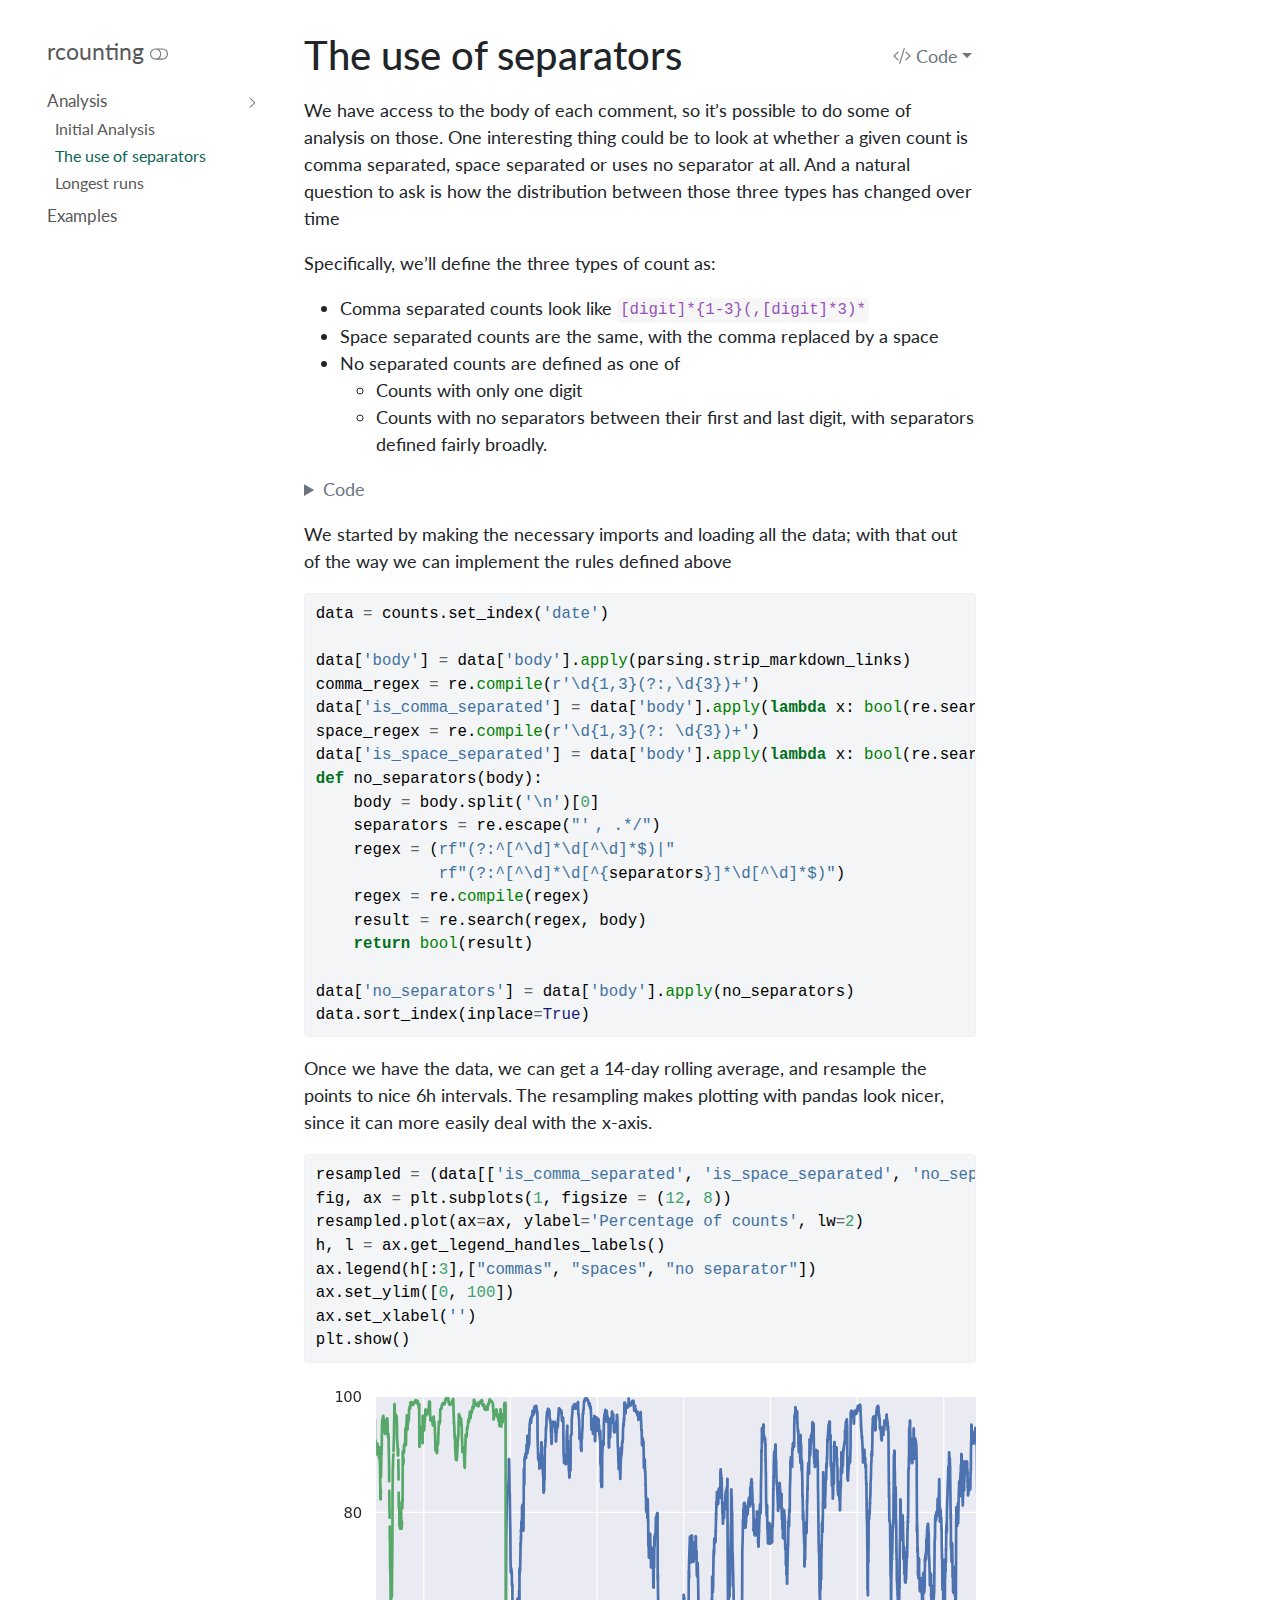
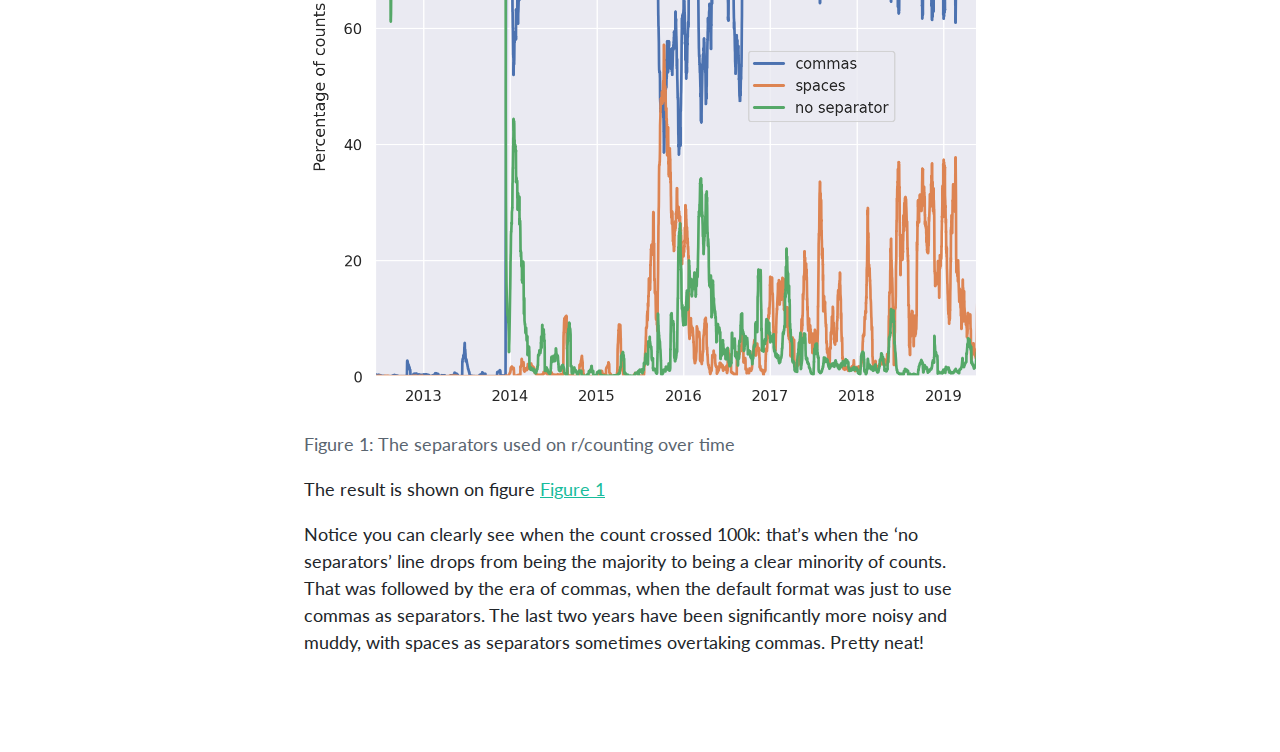
<file: separators.html>
<!DOCTYPE html>
<html xmlns="http://www.w3.org/1999/xhtml" lang="en" xml:lang="en"><head>

<meta charset="utf-8">
<meta name="generator" content="quarto-1.2.313">

<meta name="viewport" content="width=device-width, initial-scale=1.0, user-scalable=yes">


<title>rcounting - The use of separators</title>
<style>
code{white-space: pre-wrap;}
span.smallcaps{font-variant: small-caps;}
div.columns{display: flex; gap: min(4vw, 1.5em);}
div.column{flex: auto; overflow-x: auto;}
div.hanging-indent{margin-left: 1.5em; text-indent: -1.5em;}
ul.task-list{list-style: none;}
ul.task-list li input[type="checkbox"] {
  width: 0.8em;
  margin: 0 0.8em 0.2em -1.6em;
  vertical-align: middle;
}
pre > code.sourceCode { white-space: pre; position: relative; }
pre > code.sourceCode > span { display: inline-block; line-height: 1.25; }
pre > code.sourceCode > span:empty { height: 1.2em; }
.sourceCode { overflow: visible; }
code.sourceCode > span { color: inherit; text-decoration: inherit; }
div.sourceCode { margin: 1em 0; }
pre.sourceCode { margin: 0; }
@media screen {
div.sourceCode { overflow: auto; }
}
@media print {
pre > code.sourceCode { white-space: pre-wrap; }
pre > code.sourceCode > span { text-indent: -5em; padding-left: 5em; }
}
pre.numberSource code
  { counter-reset: source-line 0; }
pre.numberSource code > span
  { position: relative; left: -4em; counter-increment: source-line; }
pre.numberSource code > span > a:first-child::before
  { content: counter(source-line);
    position: relative; left: -1em; text-align: right; vertical-align: baseline;
    border: none; display: inline-block;
    -webkit-touch-callout: none; -webkit-user-select: none;
    -khtml-user-select: none; -moz-user-select: none;
    -ms-user-select: none; user-select: none;
    padding: 0 4px; width: 4em;
    color: #aaaaaa;
  }
pre.numberSource { margin-left: 3em; border-left: 1px solid #aaaaaa;  padding-left: 4px; }
div.sourceCode
  {   }
@media screen {
pre > code.sourceCode > span > a:first-child::before { text-decoration: underline; }
}
code span.al { color: #ff0000; font-weight: bold; } /* Alert */
code span.an { color: #60a0b0; font-weight: bold; font-style: italic; } /* Annotation */
code span.at { color: #7d9029; } /* Attribute */
code span.bn { color: #40a070; } /* BaseN */
code span.bu { color: #008000; } /* BuiltIn */
code span.cf { color: #007020; font-weight: bold; } /* ControlFlow */
code span.ch { color: #4070a0; } /* Char */
code span.cn { color: #880000; } /* Constant */
code span.co { color: #60a0b0; font-style: italic; } /* Comment */
code span.cv { color: #60a0b0; font-weight: bold; font-style: italic; } /* CommentVar */
code span.do { color: #ba2121; font-style: italic; } /* Documentation */
code span.dt { color: #902000; } /* DataType */
code span.dv { color: #40a070; } /* DecVal */
code span.er { color: #ff0000; font-weight: bold; } /* Error */
code span.ex { } /* Extension */
code span.fl { color: #40a070; } /* Float */
code span.fu { color: #06287e; } /* Function */
code span.im { color: #008000; font-weight: bold; } /* Import */
code span.in { color: #60a0b0; font-weight: bold; font-style: italic; } /* Information */
code span.kw { color: #007020; font-weight: bold; } /* Keyword */
code span.op { color: #666666; } /* Operator */
code span.ot { color: #007020; } /* Other */
code span.pp { color: #bc7a00; } /* Preprocessor */
code span.sc { color: #4070a0; } /* SpecialChar */
code span.ss { color: #bb6688; } /* SpecialString */
code span.st { color: #4070a0; } /* String */
code span.va { color: #19177c; } /* Variable */
code span.vs { color: #4070a0; } /* VerbatimString */
code span.wa { color: #60a0b0; font-weight: bold; font-style: italic; } /* Warning */
</style>


<script src="site_libs/quarto-nav/quarto-nav.js"></script>
<script src="site_libs/quarto-nav/headroom.min.js"></script>
<script src="site_libs/clipboard/clipboard.min.js"></script>
<script src="site_libs/quarto-search/autocomplete.umd.js"></script>
<script src="site_libs/quarto-search/fuse.min.js"></script>
<script src="site_libs/quarto-search/quarto-search.js"></script>
<meta name="quarto:offset" content="./">
<script src="site_libs/quarto-html/quarto.js"></script>
<script src="site_libs/quarto-html/popper.min.js"></script>
<script src="site_libs/quarto-html/tippy.umd.min.js"></script>
<script src="site_libs/quarto-html/anchor.min.js"></script>
<link href="site_libs/quarto-html/tippy.css" rel="stylesheet">
<link href="site_libs/quarto-html/quarto-syntax-highlighting.css" rel="stylesheet" class="quarto-color-scheme" id="quarto-text-highlighting-styles">
<link href="site_libs/quarto-html/quarto-syntax-highlighting-dark.css" rel="prefetch" class="quarto-color-scheme quarto-color-alternate" id="quarto-text-highlighting-styles">
<script src="site_libs/bootstrap/bootstrap.min.js"></script>
<link href="site_libs/bootstrap/bootstrap-icons.css" rel="stylesheet">
<link href="site_libs/bootstrap/bootstrap.min.css" rel="stylesheet" class="quarto-color-scheme" id="quarto-bootstrap" data-mode="light">
<link href="site_libs/bootstrap/bootstrap-dark.min.css" rel="prefetch" class="quarto-color-scheme quarto-color-alternate" id="quarto-bootstrap" data-mode="dark">
<script id="quarto-search-options" type="application/json">{
  "location": "sidebar",
  "copy-button": false,
  "collapse-after": 3,
  "panel-placement": "start",
  "type": "textbox",
  "limit": 20,
  "language": {
    "search-no-results-text": "No results",
    "search-matching-documents-text": "matching documents",
    "search-copy-link-title": "Copy link to search",
    "search-hide-matches-text": "Hide additional matches",
    "search-more-match-text": "more match in this document",
    "search-more-matches-text": "more matches in this document",
    "search-clear-button-title": "Clear",
    "search-detached-cancel-button-title": "Cancel",
    "search-submit-button-title": "Submit"
  }
}</script>


<link rel="stylesheet" href="styles.css">
</head>

<body class="nav-sidebar floating">

<div id="quarto-search-results"></div>
  <header id="quarto-header" class="headroom fixed-top">
  <nav class="quarto-secondary-nav" data-bs-toggle="collapse" data-bs-target="#quarto-sidebar" aria-controls="quarto-sidebar" aria-expanded="false" aria-label="Toggle sidebar navigation" onclick="if (window.quartoToggleHeadroom) { window.quartoToggleHeadroom(); }">
    <div class="container-fluid d-flex justify-content-between">
      <h1 class="quarto-secondary-nav-title">The use of separators</h1>
      <button type="button" class="quarto-btn-toggle btn" aria-label="Show secondary navigation">
        <i class="bi bi-chevron-right"></i>
      </button>
    </div>
  </nav>
</header>
<!-- content -->
<div id="quarto-content" class="quarto-container page-columns page-rows-contents page-layout-article">
<!-- sidebar -->
  <nav id="quarto-sidebar" class="sidebar collapse sidebar-navigation floating overflow-auto">
    <div class="pt-lg-2 mt-2 text-left sidebar-header">
    <div class="sidebar-title mb-0 py-0">
      <a href="./">rcounting</a> 
        <div class="sidebar-tools-main">
  <a href="" class="quarto-color-scheme-toggle sidebar-tool" onclick="window.quartoToggleColorScheme(); return false;" title="Toggle dark mode"><i class="bi"></i></a>
</div>
    </div>
      </div>
    <div class="sidebar-menu-container"> 
    <ul class="list-unstyled mt-1">
        <li class="sidebar-item sidebar-item-section">
      <div class="sidebar-item-container"> 
            <a class="sidebar-item-text sidebar-link text-start" data-bs-toggle="collapse" data-bs-target="#quarto-sidebar-section-1" aria-expanded="true">Analysis</a>
          <a class="sidebar-item-toggle text-start" data-bs-toggle="collapse" data-bs-target="#quarto-sidebar-section-1" aria-expanded="true">
            <i class="bi bi-chevron-right ms-2"></i>
          </a> 
      </div>
      <ul id="quarto-sidebar-section-1" class="collapse list-unstyled sidebar-section depth1 show">  
          <li class="sidebar-item">
  <div class="sidebar-item-container"> 
  <a href="./analysis.html" class="sidebar-item-text sidebar-link">Initial Analysis</a>
  </div>
</li>
          <li class="sidebar-item">
  <div class="sidebar-item-container"> 
  <a href="./separators.html" class="sidebar-item-text sidebar-link active">The use of separators</a>
  </div>
</li>
          <li class="sidebar-item">
  <div class="sidebar-item-container"> 
  <a href="./runs.html" class="sidebar-item-text sidebar-link">Longest runs</a>
  </div>
</li>
      </ul>
  </li>
        <li class="sidebar-item">
  <div class="sidebar-item-container"> 
  <a href="./examples.html" class="sidebar-item-text sidebar-link">Examples</a>
  </div>
</li>
    </ul>
    </div>
</nav>
<!-- margin-sidebar -->
    <div id="quarto-margin-sidebar" class="sidebar margin-sidebar">
        
    </div>
<!-- main -->
<main class="content" id="quarto-document-content">

<header id="title-block-header" class="quarto-title-block default">
<div class="quarto-title">
<div class="quarto-title-block"><div><h1 class="title d-none d-lg-block">The use of separators</h1><button type="button" class="btn code-tools-button dropdown-toggle" id="quarto-code-tools-menu" data-bs-toggle="dropdown" aria-expanded="false"><i class="bi"></i> Code</button><ul class="dropdown-menu dropdown-menu-end" aria-labelelledby="quarto-code-tools-menu"><li><a id="quarto-show-all-code" class="dropdown-item" href="javascript:void(0)" role="button">Show All Code</a></li><li><a id="quarto-hide-all-code" class="dropdown-item" href="javascript:void(0)" role="button">Hide All Code</a></li><li><hr class="dropdown-divider"></li><li><a id="quarto-view-source" class="dropdown-item" href="javascript:void(0)" role="button">View Source</a></li></ul></div></div>
</div>



<div class="quarto-title-meta">

    
  
    
  </div>
  

</header>

<p>We have access to the body of each comment, so it’s possible to do some of analysis on those. One interesting thing could be to look at whether a given count is comma separated, space separated or uses no separator at all. And a natural question to ask is how the distribution between those three types has changed over time</p>
<p>Specifically, we’ll define the three types of count as:</p>
<ul>
<li>Comma separated counts look like <code>[digit]*{1-3}(,[digit]*3)*</code></li>
<li>Space separated counts are the same, with the comma replaced by a space</li>
<li>No separated counts are defined as one of
<ul>
<li>Counts with only one digit</li>
<li>Counts with no separators between their first and last digit, with separators defined fairly broadly.</li>
</ul></li>
</ul>
<div class="cell" data-execution_count="1">
<details>
<summary>Code</summary>
<div class="sourceCode cell-code" id="cb1"><pre class="sourceCode python code-with-copy"><code class="sourceCode python"><span id="cb1-1"><a href="#cb1-1" aria-hidden="true" tabindex="-1"></a><span class="im">from</span> pathlib <span class="im">import</span> Path</span>
<span id="cb1-2"><a href="#cb1-2" aria-hidden="true" tabindex="-1"></a><span class="im">import</span> pandas <span class="im">as</span> pd</span>
<span id="cb1-3"><a href="#cb1-3" aria-hidden="true" tabindex="-1"></a><span class="im">import</span> re</span>
<span id="cb1-4"><a href="#cb1-4" aria-hidden="true" tabindex="-1"></a><span class="im">import</span> sqlite3</span>
<span id="cb1-5"><a href="#cb1-5" aria-hidden="true" tabindex="-1"></a><span class="im">import</span> matplotlib.pyplot <span class="im">as</span> plt</span>
<span id="cb1-6"><a href="#cb1-6" aria-hidden="true" tabindex="-1"></a></span>
<span id="cb1-7"><a href="#cb1-7" aria-hidden="true" tabindex="-1"></a><span class="im">from</span> rcounting <span class="im">import</span> parsing</span>
<span id="cb1-8"><a href="#cb1-8" aria-hidden="true" tabindex="-1"></a><span class="im">import</span> seaborn <span class="im">as</span> sns</span>
<span id="cb1-9"><a href="#cb1-9" aria-hidden="true" tabindex="-1"></a>sns.set_theme()</span>
<span id="cb1-10"><a href="#cb1-10" aria-hidden="true" tabindex="-1"></a><span class="im">from</span> IPython.display <span class="im">import</span> Markdown</span>
<span id="cb1-11"><a href="#cb1-11" aria-hidden="true" tabindex="-1"></a>data_directory <span class="op">=</span> Path(<span class="st">'../../data'</span>)</span>
<span id="cb1-12"><a href="#cb1-12" aria-hidden="true" tabindex="-1"></a>db <span class="op">=</span> sqlite3.<span class="ex">connect</span>(data_directory <span class="op">/</span> <span class="st">"counting.sqlite"</span>)</span>
<span id="cb1-13"><a href="#cb1-13" aria-hidden="true" tabindex="-1"></a></span>
<span id="cb1-14"><a href="#cb1-14" aria-hidden="true" tabindex="-1"></a>counts <span class="op">=</span> pd.read_sql(<span class="st">"select comments.body, comments.timestamp from comments join submissions "</span></span>
<span id="cb1-15"><a href="#cb1-15" aria-hidden="true" tabindex="-1"></a>                       <span class="st">"on comments.submission_id = submissions.submission_id where comments.position &gt; 0 "</span></span>
<span id="cb1-16"><a href="#cb1-16" aria-hidden="true" tabindex="-1"></a>                       <span class="st">"order by submissions.timestamp, comments.position"</span>, db)</span>
<span id="cb1-17"><a href="#cb1-17" aria-hidden="true" tabindex="-1"></a>counts[<span class="st">'date'</span>] <span class="op">=</span> pd.to_datetime(counts[<span class="st">'timestamp'</span>], unit<span class="op">=</span><span class="st">'s'</span>)</span>
<span id="cb1-18"><a href="#cb1-18" aria-hidden="true" tabindex="-1"></a>counts.drop(<span class="st">'timestamp'</span>, inplace<span class="op">=</span><span class="va">True</span>, axis<span class="op">=</span><span class="dv">1</span>)</span></code><button title="Copy to Clipboard" class="code-copy-button"><i class="bi"></i></button></pre></div>
</details>
</div>
<p>We started by making the necessary imports and loading all the data; with that out of the way we can implement the rules defined above</p>
<div class="cell" data-execution_count="2">
<div class="sourceCode cell-code" id="cb2"><pre class="sourceCode python code-with-copy"><code class="sourceCode python"><span id="cb2-1"><a href="#cb2-1" aria-hidden="true" tabindex="-1"></a>data <span class="op">=</span> counts.set_index(<span class="st">'date'</span>)</span>
<span id="cb2-2"><a href="#cb2-2" aria-hidden="true" tabindex="-1"></a></span>
<span id="cb2-3"><a href="#cb2-3" aria-hidden="true" tabindex="-1"></a>data[<span class="st">'body'</span>] <span class="op">=</span> data[<span class="st">'body'</span>].<span class="bu">apply</span>(parsing.strip_markdown_links)</span>
<span id="cb2-4"><a href="#cb2-4" aria-hidden="true" tabindex="-1"></a>comma_regex <span class="op">=</span> re.<span class="bu">compile</span>(<span class="vs">r'\d{1,3}(?:,\d</span><span class="sc">{3}</span><span class="vs">)+'</span>)</span>
<span id="cb2-5"><a href="#cb2-5" aria-hidden="true" tabindex="-1"></a>data[<span class="st">'is_comma_separated'</span>] <span class="op">=</span> data[<span class="st">'body'</span>].<span class="bu">apply</span>(<span class="kw">lambda</span> x: <span class="bu">bool</span>(re.search(comma_regex, x)))</span>
<span id="cb2-6"><a href="#cb2-6" aria-hidden="true" tabindex="-1"></a>space_regex <span class="op">=</span> re.<span class="bu">compile</span>(<span class="vs">r'\d{1,3}(?: \d</span><span class="sc">{3}</span><span class="vs">)+'</span>)</span>
<span id="cb2-7"><a href="#cb2-7" aria-hidden="true" tabindex="-1"></a>data[<span class="st">'is_space_separated'</span>] <span class="op">=</span> data[<span class="st">'body'</span>].<span class="bu">apply</span>(<span class="kw">lambda</span> x: <span class="bu">bool</span>(re.search(space_regex, x)))</span>
<span id="cb2-8"><a href="#cb2-8" aria-hidden="true" tabindex="-1"></a><span class="kw">def</span> no_separators(body):</span>
<span id="cb2-9"><a href="#cb2-9" aria-hidden="true" tabindex="-1"></a>    body <span class="op">=</span> body.split(<span class="st">'</span><span class="ch">\n</span><span class="st">'</span>)[<span class="dv">0</span>]</span>
<span id="cb2-10"><a href="#cb2-10" aria-hidden="true" tabindex="-1"></a>    separators <span class="op">=</span> re.escape(<span class="st">"' , .*/"</span>)</span>
<span id="cb2-11"><a href="#cb2-11" aria-hidden="true" tabindex="-1"></a>    regex <span class="op">=</span> (<span class="vs">rf"(?:^[^\d]*\d[^\d]*$)|"</span></span>
<span id="cb2-12"><a href="#cb2-12" aria-hidden="true" tabindex="-1"></a>             <span class="vs">rf"(?:^[^\d]*\d[^</span><span class="sc">{</span>separators<span class="sc">}</span><span class="vs">]*\d[^\d]*$)"</span>)</span>
<span id="cb2-13"><a href="#cb2-13" aria-hidden="true" tabindex="-1"></a>    regex <span class="op">=</span> re.<span class="bu">compile</span>(regex)</span>
<span id="cb2-14"><a href="#cb2-14" aria-hidden="true" tabindex="-1"></a>    result <span class="op">=</span> re.search(regex, body)</span>
<span id="cb2-15"><a href="#cb2-15" aria-hidden="true" tabindex="-1"></a>    <span class="cf">return</span> <span class="bu">bool</span>(result)</span>
<span id="cb2-16"><a href="#cb2-16" aria-hidden="true" tabindex="-1"></a></span>
<span id="cb2-17"><a href="#cb2-17" aria-hidden="true" tabindex="-1"></a>data[<span class="st">'no_separators'</span>] <span class="op">=</span> data[<span class="st">'body'</span>].<span class="bu">apply</span>(no_separators)</span>
<span id="cb2-18"><a href="#cb2-18" aria-hidden="true" tabindex="-1"></a>data.sort_index(inplace<span class="op">=</span><span class="va">True</span>)</span></code><button title="Copy to Clipboard" class="code-copy-button"><i class="bi"></i></button></pre></div>
</div>
<p>Once we have the data, we can get a 14-day rolling average, and resample the points to nice 6h intervals. The resampling makes plotting with pandas look nicer, since it can more easily deal with the x-axis.</p>
<div class="cell" data-execution_count="3">
<div class="sourceCode cell-code" id="cb3"><pre class="sourceCode python code-with-copy"><code class="sourceCode python"><span id="cb3-1"><a href="#cb3-1" aria-hidden="true" tabindex="-1"></a>resampled <span class="op">=</span> (data[[<span class="st">'is_comma_separated'</span>, <span class="st">'is_space_separated'</span>, <span class="st">'no_separators'</span>]].rolling(<span class="st">'14d'</span>).mean().resample(<span class="st">'6h'</span>).mean() <span class="op">*</span> <span class="dv">100</span>)</span>
<span id="cb3-2"><a href="#cb3-2" aria-hidden="true" tabindex="-1"></a>fig, ax <span class="op">=</span> plt.subplots(<span class="dv">1</span>, figsize <span class="op">=</span> (<span class="dv">12</span>, <span class="dv">8</span>))</span>
<span id="cb3-3"><a href="#cb3-3" aria-hidden="true" tabindex="-1"></a>resampled.plot(ax<span class="op">=</span>ax, ylabel<span class="op">=</span><span class="st">'Percentage of counts'</span>, lw<span class="op">=</span><span class="dv">2</span>)</span>
<span id="cb3-4"><a href="#cb3-4" aria-hidden="true" tabindex="-1"></a>h, l <span class="op">=</span> ax.get_legend_handles_labels()</span>
<span id="cb3-5"><a href="#cb3-5" aria-hidden="true" tabindex="-1"></a>ax.legend(h[:<span class="dv">3</span>],[<span class="st">"commas"</span>, <span class="st">"spaces"</span>, <span class="st">"no separator"</span>])</span>
<span id="cb3-6"><a href="#cb3-6" aria-hidden="true" tabindex="-1"></a>ax.set_ylim([<span class="dv">0</span>, <span class="dv">100</span>])</span>
<span id="cb3-7"><a href="#cb3-7" aria-hidden="true" tabindex="-1"></a>ax.set_xlabel(<span class="st">''</span>)</span>
<span id="cb3-8"><a href="#cb3-8" aria-hidden="true" tabindex="-1"></a>plt.show()</span></code><button title="Copy to Clipboard" class="code-copy-button"><i class="bi"></i></button></pre></div>
<div class="cell-output cell-output-display">
<div id="fig-separators" class="quarto-figure quarto-figure-center anchored">
<figure class="figure">
<p><img src="separators_files/figure-html/fig-separators-output-1.png" width="973" height="632" class="figure-img"></p>
<p></p><figcaption class="figure-caption">Figure&nbsp;1: The separators used on r/counting over time</figcaption><p></p>
</figure>
</div>
</div>
</div>
<p>The result is shown on figure <a href="#fig-separators">Figure&nbsp;1</a></p>
<p>Notice you can clearly see when the count crossed 100k: that’s when the ‘no separators’ line drops from being the majority to being a clear minority of counts. That was followed by the era of commas, when the default format was just to use commas as separators. The last two years have been significantly more noisy and muddy, with spaces as separators sometimes overtaking commas. Pretty neat!</p>


<!-- -->


</main> <!-- /main -->
<script id="quarto-html-after-body" type="application/javascript">
window.document.addEventListener("DOMContentLoaded", function (event) {
  const toggleBodyColorMode = (bsSheetEl) => {
    const mode = bsSheetEl.getAttribute("data-mode");
    const bodyEl = window.document.querySelector("body");
    if (mode === "dark") {
      bodyEl.classList.add("quarto-dark");
      bodyEl.classList.remove("quarto-light");
    } else {
      bodyEl.classList.add("quarto-light");
      bodyEl.classList.remove("quarto-dark");
    }
  }
  const toggleBodyColorPrimary = () => {
    const bsSheetEl = window.document.querySelector("link#quarto-bootstrap");
    if (bsSheetEl) {
      toggleBodyColorMode(bsSheetEl);
    }
  }
  toggleBodyColorPrimary();  
  const disableStylesheet = (stylesheets) => {
    for (let i=0; i < stylesheets.length; i++) {
      const stylesheet = stylesheets[i];
      stylesheet.rel = 'prefetch';
    }
  }
  const enableStylesheet = (stylesheets) => {
    for (let i=0; i < stylesheets.length; i++) {
      const stylesheet = stylesheets[i];
      stylesheet.rel = 'stylesheet';
    }
  }
  const manageTransitions = (selector, allowTransitions) => {
    const els = window.document.querySelectorAll(selector);
    for (let i=0; i < els.length; i++) {
      const el = els[i];
      if (allowTransitions) {
        el.classList.remove('notransition');
      } else {
        el.classList.add('notransition');
      }
    }
  }
  const toggleColorMode = (alternate) => {
    // Switch the stylesheets
    const alternateStylesheets = window.document.querySelectorAll('link.quarto-color-scheme.quarto-color-alternate');
    manageTransitions('#quarto-margin-sidebar .nav-link', false);
    if (alternate) {
      enableStylesheet(alternateStylesheets);
      for (const sheetNode of alternateStylesheets) {
        if (sheetNode.id === "quarto-bootstrap") {
          toggleBodyColorMode(sheetNode);
        }
      }
    } else {
      disableStylesheet(alternateStylesheets);
      toggleBodyColorPrimary();
    }
    manageTransitions('#quarto-margin-sidebar .nav-link', true);
    // Switch the toggles
    const toggles = window.document.querySelectorAll('.quarto-color-scheme-toggle');
    for (let i=0; i < toggles.length; i++) {
      const toggle = toggles[i];
      if (toggle) {
        if (alternate) {
          toggle.classList.add("alternate");     
        } else {
          toggle.classList.remove("alternate");
        }
      }
    }
    // Hack to workaround the fact that safari doesn't
    // properly recolor the scrollbar when toggling (#1455)
    if (navigator.userAgent.indexOf('Safari') > 0 && navigator.userAgent.indexOf('Chrome') == -1) {
      manageTransitions("body", false);
      window.scrollTo(0, 1);
      setTimeout(() => {
        window.scrollTo(0, 0);
        manageTransitions("body", true);
      }, 40);  
    }
  }
  const isFileUrl = () => { 
    return window.location.protocol === 'file:';
  }
  const hasAlternateSentinel = () => {  
    let styleSentinel = getColorSchemeSentinel();
    if (styleSentinel !== null) {
      return styleSentinel === "alternate";
    } else {
      return false;
    }
  }
  const setStyleSentinel = (alternate) => {
    const value = alternate ? "alternate" : "default";
    if (!isFileUrl()) {
      window.localStorage.setItem("quarto-color-scheme", value);
    } else {
      localAlternateSentinel = value;
    }
  }
  const getColorSchemeSentinel = () => {
    if (!isFileUrl()) {
      const storageValue = window.localStorage.getItem("quarto-color-scheme");
      return storageValue != null ? storageValue : localAlternateSentinel;
    } else {
      return localAlternateSentinel;
    }
  }
  let localAlternateSentinel = 'default';
  // Dark / light mode switch
  window.quartoToggleColorScheme = () => {
    // Read the current dark / light value 
    let toAlternate = !hasAlternateSentinel();
    toggleColorMode(toAlternate);
    setStyleSentinel(toAlternate);
  };
  // Ensure there is a toggle, if there isn't float one in the top right
  if (window.document.querySelector('.quarto-color-scheme-toggle') === null) {
    const a = window.document.createElement('a');
    a.classList.add('top-right');
    a.classList.add('quarto-color-scheme-toggle');
    a.href = "";
    a.onclick = function() { try { window.quartoToggleColorScheme(); } catch {} return false; };
    const i = window.document.createElement("i");
    i.classList.add('bi');
    a.appendChild(i);
    window.document.body.appendChild(a);
  }
  // Switch to dark mode if need be
  if (hasAlternateSentinel()) {
    toggleColorMode(true);
  } else {
    toggleColorMode(false);
  }
  const icon = "";
  const anchorJS = new window.AnchorJS();
  anchorJS.options = {
    placement: 'right',
    icon: icon
  };
  anchorJS.add('.anchored');
  const clipboard = new window.ClipboardJS('.code-copy-button', {
    target: function(trigger) {
      return trigger.previousElementSibling;
    }
  });
  clipboard.on('success', function(e) {
    // button target
    const button = e.trigger;
    // don't keep focus
    button.blur();
    // flash "checked"
    button.classList.add('code-copy-button-checked');
    var currentTitle = button.getAttribute("title");
    button.setAttribute("title", "Copied!");
    let tooltip;
    if (window.bootstrap) {
      button.setAttribute("data-bs-toggle", "tooltip");
      button.setAttribute("data-bs-placement", "left");
      button.setAttribute("data-bs-title", "Copied!");
      tooltip = new bootstrap.Tooltip(button, 
        { trigger: "manual", 
          customClass: "code-copy-button-tooltip",
          offset: [0, -8]});
      tooltip.show();    
    }
    setTimeout(function() {
      if (tooltip) {
        tooltip.hide();
        button.removeAttribute("data-bs-title");
        button.removeAttribute("data-bs-toggle");
        button.removeAttribute("data-bs-placement");
      }
      button.setAttribute("title", currentTitle);
      button.classList.remove('code-copy-button-checked');
    }, 1000);
    // clear code selection
    e.clearSelection();
  });
  const viewSource = window.document.getElementById('quarto-view-source') ||
                     window.document.getElementById('quarto-code-tools-source');
  if (viewSource) {
    const sourceUrl = viewSource.getAttribute("data-quarto-source-url");
    viewSource.addEventListener("click", function(e) {
      if (sourceUrl) {
        // rstudio viewer pane
        if (/\bcapabilities=\b/.test(window.location)) {
          window.open(sourceUrl);
        } else {
          window.location.href = sourceUrl;
        }
      } else {
        const modal = new bootstrap.Modal(document.getElementById('quarto-embedded-source-code-modal'));
        modal.show();
      }
      return false;
    });
  }
  function toggleCodeHandler(show) {
    return function(e) {
      const detailsSrc = window.document.querySelectorAll(".cell > details > .sourceCode");
      for (let i=0; i<detailsSrc.length; i++) {
        const details = detailsSrc[i].parentElement;
        if (show) {
          details.open = true;
        } else {
          details.removeAttribute("open");
        }
      }
      const cellCodeDivs = window.document.querySelectorAll(".cell > .sourceCode");
      const fromCls = show ? "hidden" : "unhidden";
      const toCls = show ? "unhidden" : "hidden";
      for (let i=0; i<cellCodeDivs.length; i++) {
        const codeDiv = cellCodeDivs[i];
        if (codeDiv.classList.contains(fromCls)) {
          codeDiv.classList.remove(fromCls);
          codeDiv.classList.add(toCls);
        } 
      }
      return false;
    }
  }
  const hideAllCode = window.document.getElementById("quarto-hide-all-code");
  if (hideAllCode) {
    hideAllCode.addEventListener("click", toggleCodeHandler(false));
  }
  const showAllCode = window.document.getElementById("quarto-show-all-code");
  if (showAllCode) {
    showAllCode.addEventListener("click", toggleCodeHandler(true));
  }
  function tippyHover(el, contentFn) {
    const config = {
      allowHTML: true,
      content: contentFn,
      maxWidth: 500,
      delay: 100,
      arrow: false,
      appendTo: function(el) {
          return el.parentElement;
      },
      interactive: true,
      interactiveBorder: 10,
      theme: 'quarto',
      placement: 'bottom-start'
    };
    window.tippy(el, config); 
  }
  const noterefs = window.document.querySelectorAll('a[role="doc-noteref"]');
  for (var i=0; i<noterefs.length; i++) {
    const ref = noterefs[i];
    tippyHover(ref, function() {
      // use id or data attribute instead here
      let href = ref.getAttribute('data-footnote-href') || ref.getAttribute('href');
      try { href = new URL(href).hash; } catch {}
      const id = href.replace(/^#\/?/, "");
      const note = window.document.getElementById(id);
      return note.innerHTML;
    });
  }
  const findCites = (el) => {
    const parentEl = el.parentElement;
    if (parentEl) {
      const cites = parentEl.dataset.cites;
      if (cites) {
        return {
          el,
          cites: cites.split(' ')
        };
      } else {
        return findCites(el.parentElement)
      }
    } else {
      return undefined;
    }
  };
  var bibliorefs = window.document.querySelectorAll('a[role="doc-biblioref"]');
  for (var i=0; i<bibliorefs.length; i++) {
    const ref = bibliorefs[i];
    const citeInfo = findCites(ref);
    if (citeInfo) {
      tippyHover(citeInfo.el, function() {
        var popup = window.document.createElement('div');
        citeInfo.cites.forEach(function(cite) {
          var citeDiv = window.document.createElement('div');
          citeDiv.classList.add('hanging-indent');
          citeDiv.classList.add('csl-entry');
          var biblioDiv = window.document.getElementById('ref-' + cite);
          if (biblioDiv) {
            citeDiv.innerHTML = biblioDiv.innerHTML;
          }
          popup.appendChild(citeDiv);
        });
        return popup.innerHTML;
      });
    }
  }
});
</script><div class="modal fade" id="quarto-embedded-source-code-modal" tabindex="-1" aria-labelledby="quarto-embedded-source-code-modal-label" aria-hidden="true"><div class="modal-dialog modal-dialog-scrollable"><div class="modal-content"><div class="modal-header"><h5 class="modal-title" id="quarto-embedded-source-code-modal-label">Source Code</h5><button class="btn-close" data-bs-dismiss="modal"></button></div><div class="modal-body"><div class="">
<div class="sourceCode" id="cb4" data-shortcodes="false"><pre class="sourceCode markdown code-with-copy"><code class="sourceCode markdown"><span id="cb4-1"><a href="#cb4-1" aria-hidden="true" tabindex="-1"></a><span class="co">---</span></span>
<span id="cb4-2"><a href="#cb4-2" aria-hidden="true" tabindex="-1"></a><span class="an">title:</span><span class="co"> "The use of separators"</span></span>
<span id="cb4-3"><a href="#cb4-3" aria-hidden="true" tabindex="-1"></a><span class="co">---</span></span>
<span id="cb4-4"><a href="#cb4-4" aria-hidden="true" tabindex="-1"></a>We have access to the body of each comment, so it's possible to do some of analysis on those. One interesting thing could be to look at whether a given count is comma separated, space separated or uses no separator at all. And a natural question to ask is how the distribution between those three types has changed over time</span>
<span id="cb4-5"><a href="#cb4-5" aria-hidden="true" tabindex="-1"></a></span>
<span id="cb4-6"><a href="#cb4-6" aria-hidden="true" tabindex="-1"></a>Specifically, we'll define the three types of count as:</span>
<span id="cb4-7"><a href="#cb4-7" aria-hidden="true" tabindex="-1"></a></span>
<span id="cb4-8"><a href="#cb4-8" aria-hidden="true" tabindex="-1"></a><span class="ss">- </span>Comma separated counts look like <span class="in">`[digit]*{1-3}(,[digit]*3)*`</span></span>
<span id="cb4-9"><a href="#cb4-9" aria-hidden="true" tabindex="-1"></a><span class="ss">- </span>Space separated counts are the same, with the comma replaced by a space</span>
<span id="cb4-10"><a href="#cb4-10" aria-hidden="true" tabindex="-1"></a><span class="ss">- </span>No separated counts are defined as one of</span>
<span id="cb4-11"><a href="#cb4-11" aria-hidden="true" tabindex="-1"></a><span class="ss">  - </span>Counts with only one digit</span>
<span id="cb4-12"><a href="#cb4-12" aria-hidden="true" tabindex="-1"></a><span class="ss">  - </span>Counts with no separators between their first and last digit, with separators defined fairly broadly.</span>
<span id="cb4-13"><a href="#cb4-13" aria-hidden="true" tabindex="-1"></a></span>
<span id="cb4-14"><a href="#cb4-14" aria-hidden="true" tabindex="-1"></a></span>
<span id="cb4-17"><a href="#cb4-17" aria-hidden="true" tabindex="-1"></a><span class="in">```{python}</span></span>
<span id="cb4-18"><a href="#cb4-18" aria-hidden="true" tabindex="-1"></a><span class="co">#| code-fold: true</span></span>
<span id="cb4-19"><a href="#cb4-19" aria-hidden="true" tabindex="-1"></a><span class="im">from</span> pathlib <span class="im">import</span> Path</span>
<span id="cb4-20"><a href="#cb4-20" aria-hidden="true" tabindex="-1"></a><span class="im">import</span> pandas <span class="im">as</span> pd</span>
<span id="cb4-21"><a href="#cb4-21" aria-hidden="true" tabindex="-1"></a><span class="im">import</span> re</span>
<span id="cb4-22"><a href="#cb4-22" aria-hidden="true" tabindex="-1"></a><span class="im">import</span> sqlite3</span>
<span id="cb4-23"><a href="#cb4-23" aria-hidden="true" tabindex="-1"></a><span class="im">import</span> matplotlib.pyplot <span class="im">as</span> plt</span>
<span id="cb4-24"><a href="#cb4-24" aria-hidden="true" tabindex="-1"></a></span>
<span id="cb4-25"><a href="#cb4-25" aria-hidden="true" tabindex="-1"></a><span class="im">from</span> rcounting <span class="im">import</span> parsing</span>
<span id="cb4-26"><a href="#cb4-26" aria-hidden="true" tabindex="-1"></a><span class="im">import</span> seaborn <span class="im">as</span> sns</span>
<span id="cb4-27"><a href="#cb4-27" aria-hidden="true" tabindex="-1"></a>sns.set_theme()</span>
<span id="cb4-28"><a href="#cb4-28" aria-hidden="true" tabindex="-1"></a><span class="im">from</span> IPython.display <span class="im">import</span> Markdown</span>
<span id="cb4-29"><a href="#cb4-29" aria-hidden="true" tabindex="-1"></a>data_directory <span class="op">=</span> Path(<span class="st">'../../data'</span>)</span>
<span id="cb4-30"><a href="#cb4-30" aria-hidden="true" tabindex="-1"></a>db <span class="op">=</span> sqlite3.<span class="ex">connect</span>(data_directory <span class="op">/</span> <span class="st">"counting.sqlite"</span>)</span>
<span id="cb4-31"><a href="#cb4-31" aria-hidden="true" tabindex="-1"></a></span>
<span id="cb4-32"><a href="#cb4-32" aria-hidden="true" tabindex="-1"></a>counts <span class="op">=</span> pd.read_sql(<span class="st">"select comments.body, comments.timestamp from comments join submissions "</span></span>
<span id="cb4-33"><a href="#cb4-33" aria-hidden="true" tabindex="-1"></a>                       <span class="st">"on comments.submission_id = submissions.submission_id where comments.position &gt; 0 "</span></span>
<span id="cb4-34"><a href="#cb4-34" aria-hidden="true" tabindex="-1"></a>                       <span class="st">"order by submissions.timestamp, comments.position"</span>, db)</span>
<span id="cb4-35"><a href="#cb4-35" aria-hidden="true" tabindex="-1"></a>counts[<span class="st">'date'</span>] <span class="op">=</span> pd.to_datetime(counts[<span class="st">'timestamp'</span>], unit<span class="op">=</span><span class="st">'s'</span>)</span>
<span id="cb4-36"><a href="#cb4-36" aria-hidden="true" tabindex="-1"></a>counts.drop(<span class="st">'timestamp'</span>, inplace<span class="op">=</span><span class="va">True</span>, axis<span class="op">=</span><span class="dv">1</span>)</span>
<span id="cb4-37"><a href="#cb4-37" aria-hidden="true" tabindex="-1"></a><span class="in">```</span></span>
<span id="cb4-38"><a href="#cb4-38" aria-hidden="true" tabindex="-1"></a>We started by making the necessary imports and loading all the data; with that out of the way we can implement the rules defined above</span>
<span id="cb4-39"><a href="#cb4-39" aria-hidden="true" tabindex="-1"></a></span>
<span id="cb4-42"><a href="#cb4-42" aria-hidden="true" tabindex="-1"></a><span class="in">```{python}</span></span>
<span id="cb4-43"><a href="#cb4-43" aria-hidden="true" tabindex="-1"></a>data <span class="op">=</span> counts.set_index(<span class="st">'date'</span>)</span>
<span id="cb4-44"><a href="#cb4-44" aria-hidden="true" tabindex="-1"></a></span>
<span id="cb4-45"><a href="#cb4-45" aria-hidden="true" tabindex="-1"></a>data[<span class="st">'body'</span>] <span class="op">=</span> data[<span class="st">'body'</span>].<span class="bu">apply</span>(parsing.strip_markdown_links)</span>
<span id="cb4-46"><a href="#cb4-46" aria-hidden="true" tabindex="-1"></a>comma_regex <span class="op">=</span> re.<span class="bu">compile</span>(<span class="vs">r'\d{1,3}(?:,\d</span><span class="sc">{3}</span><span class="vs">)+'</span>)</span>
<span id="cb4-47"><a href="#cb4-47" aria-hidden="true" tabindex="-1"></a>data[<span class="st">'is_comma_separated'</span>] <span class="op">=</span> data[<span class="st">'body'</span>].<span class="bu">apply</span>(<span class="kw">lambda</span> x: <span class="bu">bool</span>(re.search(comma_regex, x)))</span>
<span id="cb4-48"><a href="#cb4-48" aria-hidden="true" tabindex="-1"></a>space_regex <span class="op">=</span> re.<span class="bu">compile</span>(<span class="vs">r'\d{1,3}(?: \d</span><span class="sc">{3}</span><span class="vs">)+'</span>)</span>
<span id="cb4-49"><a href="#cb4-49" aria-hidden="true" tabindex="-1"></a>data[<span class="st">'is_space_separated'</span>] <span class="op">=</span> data[<span class="st">'body'</span>].<span class="bu">apply</span>(<span class="kw">lambda</span> x: <span class="bu">bool</span>(re.search(space_regex, x)))</span>
<span id="cb4-50"><a href="#cb4-50" aria-hidden="true" tabindex="-1"></a><span class="kw">def</span> no_separators(body):</span>
<span id="cb4-51"><a href="#cb4-51" aria-hidden="true" tabindex="-1"></a>    body <span class="op">=</span> body.split(<span class="st">'</span><span class="ch">\n</span><span class="st">'</span>)[<span class="dv">0</span>]</span>
<span id="cb4-52"><a href="#cb4-52" aria-hidden="true" tabindex="-1"></a>    separators <span class="op">=</span> re.escape(<span class="st">"' , .*/"</span>)</span>
<span id="cb4-53"><a href="#cb4-53" aria-hidden="true" tabindex="-1"></a>    regex <span class="op">=</span> (<span class="vs">rf"(?:^[^\d]*\d[^\d]*$)|"</span></span>
<span id="cb4-54"><a href="#cb4-54" aria-hidden="true" tabindex="-1"></a>             <span class="vs">rf"(?:^[^\d]*\d[^</span><span class="sc">{</span>separators<span class="sc">}</span><span class="vs">]*\d[^\d]*$)"</span>)</span>
<span id="cb4-55"><a href="#cb4-55" aria-hidden="true" tabindex="-1"></a>    regex <span class="op">=</span> re.<span class="bu">compile</span>(regex)</span>
<span id="cb4-56"><a href="#cb4-56" aria-hidden="true" tabindex="-1"></a>    result <span class="op">=</span> re.search(regex, body)</span>
<span id="cb4-57"><a href="#cb4-57" aria-hidden="true" tabindex="-1"></a>    <span class="cf">return</span> <span class="bu">bool</span>(result)</span>
<span id="cb4-58"><a href="#cb4-58" aria-hidden="true" tabindex="-1"></a></span>
<span id="cb4-59"><a href="#cb4-59" aria-hidden="true" tabindex="-1"></a>data[<span class="st">'no_separators'</span>] <span class="op">=</span> data[<span class="st">'body'</span>].<span class="bu">apply</span>(no_separators)</span>
<span id="cb4-60"><a href="#cb4-60" aria-hidden="true" tabindex="-1"></a>data.sort_index(inplace<span class="op">=</span><span class="va">True</span>)</span>
<span id="cb4-61"><a href="#cb4-61" aria-hidden="true" tabindex="-1"></a><span class="in">```</span></span>
<span id="cb4-62"><a href="#cb4-62" aria-hidden="true" tabindex="-1"></a></span>
<span id="cb4-63"><a href="#cb4-63" aria-hidden="true" tabindex="-1"></a>Once we have the data, we can get a 14-day rolling average, and resample the points to nice 6h intervals. The resampling makes plotting with pandas look nicer, since it can more easily deal with the x-axis.</span>
<span id="cb4-66"><a href="#cb4-66" aria-hidden="true" tabindex="-1"></a><span class="in">```{python}</span></span>
<span id="cb4-67"><a href="#cb4-67" aria-hidden="true" tabindex="-1"></a><span class="co">#| label: fig-separators</span></span>
<span id="cb4-68"><a href="#cb4-68" aria-hidden="true" tabindex="-1"></a><span class="co">#| fig-cap: The separators used on r/counting over time</span></span>
<span id="cb4-69"><a href="#cb4-69" aria-hidden="true" tabindex="-1"></a>resampled <span class="op">=</span> (data[[<span class="st">'is_comma_separated'</span>, <span class="st">'is_space_separated'</span>, <span class="st">'no_separators'</span>]].rolling(<span class="st">'14d'</span>).mean().resample(<span class="st">'6h'</span>).mean() <span class="op">*</span> <span class="dv">100</span>)</span>
<span id="cb4-70"><a href="#cb4-70" aria-hidden="true" tabindex="-1"></a>fig, ax <span class="op">=</span> plt.subplots(<span class="dv">1</span>, figsize <span class="op">=</span> (<span class="dv">12</span>, <span class="dv">8</span>))</span>
<span id="cb4-71"><a href="#cb4-71" aria-hidden="true" tabindex="-1"></a>resampled.plot(ax<span class="op">=</span>ax, ylabel<span class="op">=</span><span class="st">'Percentage of counts'</span>, lw<span class="op">=</span><span class="dv">2</span>)</span>
<span id="cb4-72"><a href="#cb4-72" aria-hidden="true" tabindex="-1"></a>h, l <span class="op">=</span> ax.get_legend_handles_labels()</span>
<span id="cb4-73"><a href="#cb4-73" aria-hidden="true" tabindex="-1"></a>ax.legend(h[:<span class="dv">3</span>],[<span class="st">"commas"</span>, <span class="st">"spaces"</span>, <span class="st">"no separator"</span>])</span>
<span id="cb4-74"><a href="#cb4-74" aria-hidden="true" tabindex="-1"></a>ax.set_ylim([<span class="dv">0</span>, <span class="dv">100</span>])</span>
<span id="cb4-75"><a href="#cb4-75" aria-hidden="true" tabindex="-1"></a>ax.set_xlabel(<span class="st">''</span>)</span>
<span id="cb4-76"><a href="#cb4-76" aria-hidden="true" tabindex="-1"></a>plt.show()</span>
<span id="cb4-77"><a href="#cb4-77" aria-hidden="true" tabindex="-1"></a><span class="in">```</span></span>
<span id="cb4-78"><a href="#cb4-78" aria-hidden="true" tabindex="-1"></a></span>
<span id="cb4-79"><a href="#cb4-79" aria-hidden="true" tabindex="-1"></a>The result is shown on figure @fig-separators</span>
<span id="cb4-80"><a href="#cb4-80" aria-hidden="true" tabindex="-1"></a></span>
<span id="cb4-81"><a href="#cb4-81" aria-hidden="true" tabindex="-1"></a>Notice you can clearly see when the count crossed 100k: that's when the 'no separators' line drops from being the majority to being a clear minority of counts. That was followed by the era of commas, when the default format was just to use commas as separators. The last two years have been significantly more noisy and muddy, with spaces as separators sometimes overtaking commas. Pretty neat!</span>
</code><button title="Copy to Clipboard" class="code-copy-button"><i class="bi"></i></button></pre></div>
</div></div></div></div></div>
</div> <!-- /content -->



</body></html>
</file>
<file: site_libs/quarto-html/tippy.css>
.tippy-box[data-animation=fade][data-state=hidden]{opacity:0}[data-tippy-root]{max-width:calc(100vw - 10px)}.tippy-box{position:relative;background-color:#333;color:#fff;border-radius:4px;font-size:14px;line-height:1.4;white-space:normal;outline:0;transition-property:transform,visibility,opacity}.tippy-box[data-placement^=top]>.tippy-arrow{bottom:0}.tippy-box[data-placement^=top]>.tippy-arrow:before{bottom:-7px;left:0;border-width:8px 8px 0;border-top-color:initial;transform-origin:center top}.tippy-box[data-placement^=bottom]>.tippy-arrow{top:0}.tippy-box[data-placement^=bottom]>.tippy-arrow:before{top:-7px;left:0;border-width:0 8px 8px;border-bottom-color:initial;transform-origin:center bottom}.tippy-box[data-placement^=left]>.tippy-arrow{right:0}.tippy-box[data-placement^=left]>.tippy-arrow:before{border-width:8px 0 8px 8px;border-left-color:initial;right:-7px;transform-origin:center left}.tippy-box[data-placement^=right]>.tippy-arrow{left:0}.tippy-box[data-placement^=right]>.tippy-arrow:before{left:-7px;border-width:8px 8px 8px 0;border-right-color:initial;transform-origin:center right}.tippy-box[data-inertia][data-state=visible]{transition-timing-function:cubic-bezier(.54,1.5,.38,1.11)}.tippy-arrow{width:16px;height:16px;color:#333}.tippy-arrow:before{content:"";position:absolute;border-color:transparent;border-style:solid}.tippy-content{position:relative;padding:5px 9px;z-index:1}
</file>
<file: site_libs/quarto-html/quarto-syntax-highlighting.css>
/* quarto syntax highlight colors */
:root {
  --quarto-hl-ot-color: #007020;
  --quarto-hl-at-color: #7d9029;
  --quarto-hl-ss-color: #bb6688;
  --quarto-hl-an-color: #60a0b0;
  --quarto-hl-fu-color: #06287e;
  --quarto-hl-st-color: #4070a0;
  --quarto-hl-cf-color: #007020;
  --quarto-hl-op-color: #666666;
  --quarto-hl-er-color: #ff0000;
  --quarto-hl-bn-color: #40a070;
  --quarto-hl-al-color: #ff0000;
  --quarto-hl-va-color: #19177c;
  --quarto-hl-bu-color: inherit;
  --quarto-hl-ex-color: inherit;
  --quarto-hl-pp-color: #bc7a00;
  --quarto-hl-in-color: #60a0b0;
  --quarto-hl-vs-color: #4070a0;
  --quarto-hl-wa-color: #60a0b0;
  --quarto-hl-do-color: #ba2121;
  --quarto-hl-im-color: inherit;
  --quarto-hl-ch-color: #4070a0;
  --quarto-hl-dt-color: #902000;
  --quarto-hl-fl-color: #40a070;
  --quarto-hl-co-color: #60a0b0;
  --quarto-hl-cv-color: #60a0b0;
  --quarto-hl-cn-color: #880000;
  --quarto-hl-sc-color: #4070a0;
  --quarto-hl-dv-color: #40a070;
  --quarto-hl-kw-color: #007020;
}

/* other quarto variables */
:root {
  --quarto-font-monospace: SFMono-Regular, Menlo, Monaco, Consolas, "Liberation Mono", "Courier New", monospace;
}

code span.ot {
  color: #007020;
}

code span.at {
  color: #7d9029;
}

code span.ss {
  color: #bb6688;
}

code span.an {
  color: #60a0b0;
  font-weight: bold;
  font-style: italic;
}

code span.fu {
  color: #06287e;
}

code span.st {
  color: #4070a0;
}

code span.cf {
  color: #007020;
  font-weight: bold;
}

code span.op {
  color: #666666;
}

code span.er {
  color: #ff0000;
  font-weight: bold;
}

code span.bn {
  color: #40a070;
}

code span.al {
  color: #ff0000;
  font-weight: bold;
}

code span.va {
  color: #19177c;
}

code span.pp {
  color: #bc7a00;
}

code span.in {
  color: #60a0b0;
  font-weight: bold;
  font-style: italic;
}

code span.vs {
  color: #4070a0;
}

code span.wa {
  color: #60a0b0;
  font-weight: bold;
  font-style: italic;
}

code span.do {
  color: #ba2121;
  font-style: italic;
}

code span.ch {
  color: #4070a0;
}

code span.dt {
  color: #902000;
}

code span.fl {
  color: #40a070;
}

code span.co {
  color: #60a0b0;
  font-style: italic;
}

code span.cv {
  color: #60a0b0;
  font-weight: bold;
  font-style: italic;
}

code span.cn {
  color: #880000;
}

code span.sc {
  color: #4070a0;
}

code span.dv {
  color: #40a070;
}

code span.kw {
  color: #007020;
  font-weight: bold;
}

.prevent-inlining {
  content: "</";
}

/*# sourceMappingURL=debc5d5d77c3f9108843748ff7464032.css.map */
</file>
<file: site_libs/quarto-html/quarto-syntax-highlighting-dark.css>
/* quarto syntax highlight colors */
:root {
  --quarto-hl-ot-color: #007020;
  --quarto-hl-at-color: #7d9029;
  --quarto-hl-ss-color: #bb6688;
  --quarto-hl-an-color: #60a0b0;
  --quarto-hl-fu-color: #06287e;
  --quarto-hl-st-color: #4070a0;
  --quarto-hl-cf-color: #007020;
  --quarto-hl-op-color: #666666;
  --quarto-hl-er-color: #ff0000;
  --quarto-hl-bn-color: #40a070;
  --quarto-hl-al-color: #ff0000;
  --quarto-hl-va-color: #19177c;
  --quarto-hl-bu-color: inherit;
  --quarto-hl-ex-color: inherit;
  --quarto-hl-pp-color: #bc7a00;
  --quarto-hl-in-color: #60a0b0;
  --quarto-hl-vs-color: #4070a0;
  --quarto-hl-wa-color: #60a0b0;
  --quarto-hl-do-color: #ba2121;
  --quarto-hl-im-color: inherit;
  --quarto-hl-ch-color: #4070a0;
  --quarto-hl-dt-color: #902000;
  --quarto-hl-fl-color: #40a070;
  --quarto-hl-co-color: #60a0b0;
  --quarto-hl-cv-color: #60a0b0;
  --quarto-hl-cn-color: #880000;
  --quarto-hl-sc-color: #4070a0;
  --quarto-hl-dv-color: #40a070;
  --quarto-hl-kw-color: #007020;
}

/* other quarto variables */
:root {
  --quarto-font-monospace: SFMono-Regular, Menlo, Monaco, Consolas, "Liberation Mono", "Courier New", monospace;
}

code span.ot {
  color: #007020;
}

code span.at {
  color: #7d9029;
}

code span.ss {
  color: #bb6688;
}

code span.an {
  color: #60a0b0;
  font-weight: bold;
  font-style: italic;
}

code span.fu {
  color: #06287e;
}

code span.st {
  color: #4070a0;
}

code span.cf {
  color: #007020;
  font-weight: bold;
}

code span.op {
  color: #666666;
}

code span.er {
  color: #ff0000;
  font-weight: bold;
}

code span.bn {
  color: #40a070;
}

code span.al {
  color: #ff0000;
  font-weight: bold;
}

code span.va {
  color: #19177c;
}

code span.pp {
  color: #bc7a00;
}

code span.in {
  color: #60a0b0;
  font-weight: bold;
  font-style: italic;
}

code span.vs {
  color: #4070a0;
}

code span.wa {
  color: #60a0b0;
  font-weight: bold;
  font-style: italic;
}

code span.do {
  color: #ba2121;
  font-style: italic;
}

code span.ch {
  color: #4070a0;
}

code span.dt {
  color: #902000;
}

code span.fl {
  color: #40a070;
}

code span.co {
  color: #60a0b0;
  font-style: italic;
}

code span.cv {
  color: #60a0b0;
  font-weight: bold;
  font-style: italic;
}

code span.cn {
  color: #880000;
}

code span.sc {
  color: #4070a0;
}

code span.dv {
  color: #40a070;
}

code span.kw {
  color: #007020;
  font-weight: bold;
}

.prevent-inlining {
  content: "</";
}

/*# sourceMappingURL=935a306eefa94366c21e1a970dddb765.css.map */
</file>
<file: styles.css>
/* css styles */
</file>
